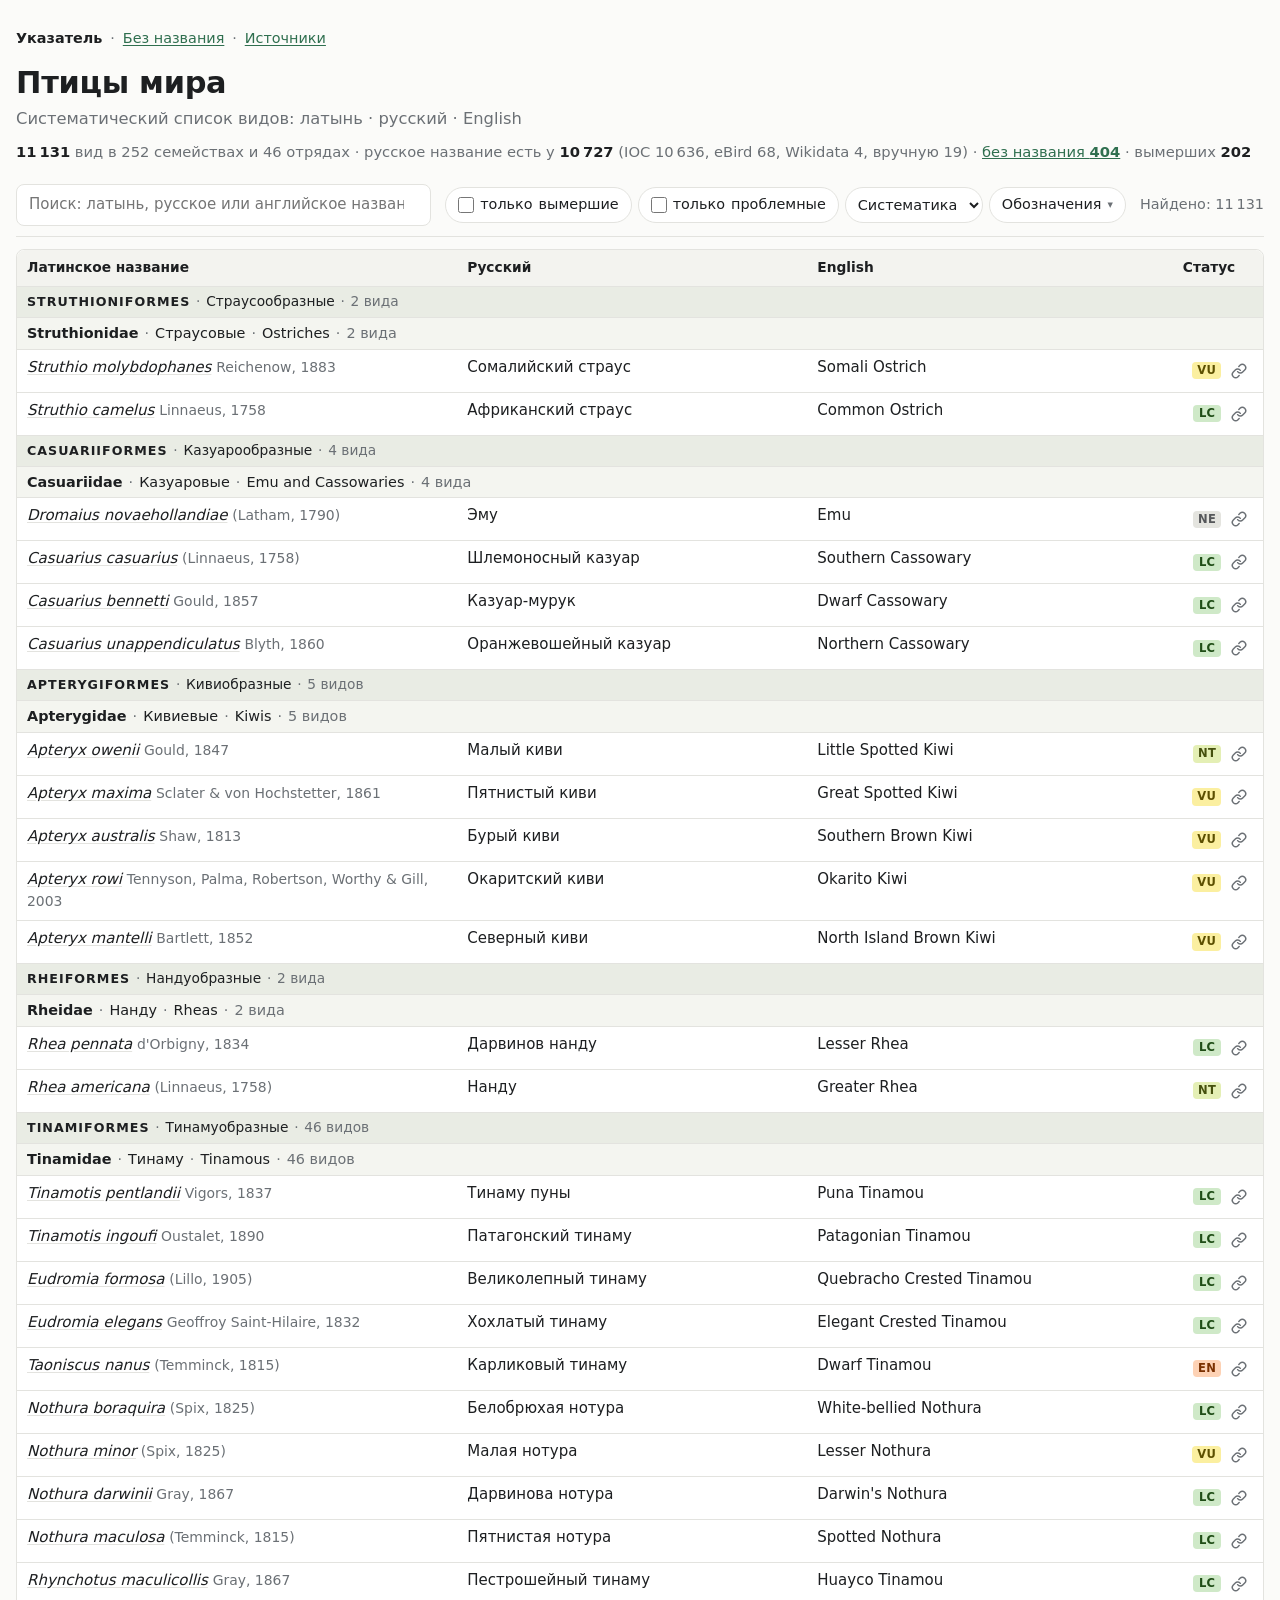
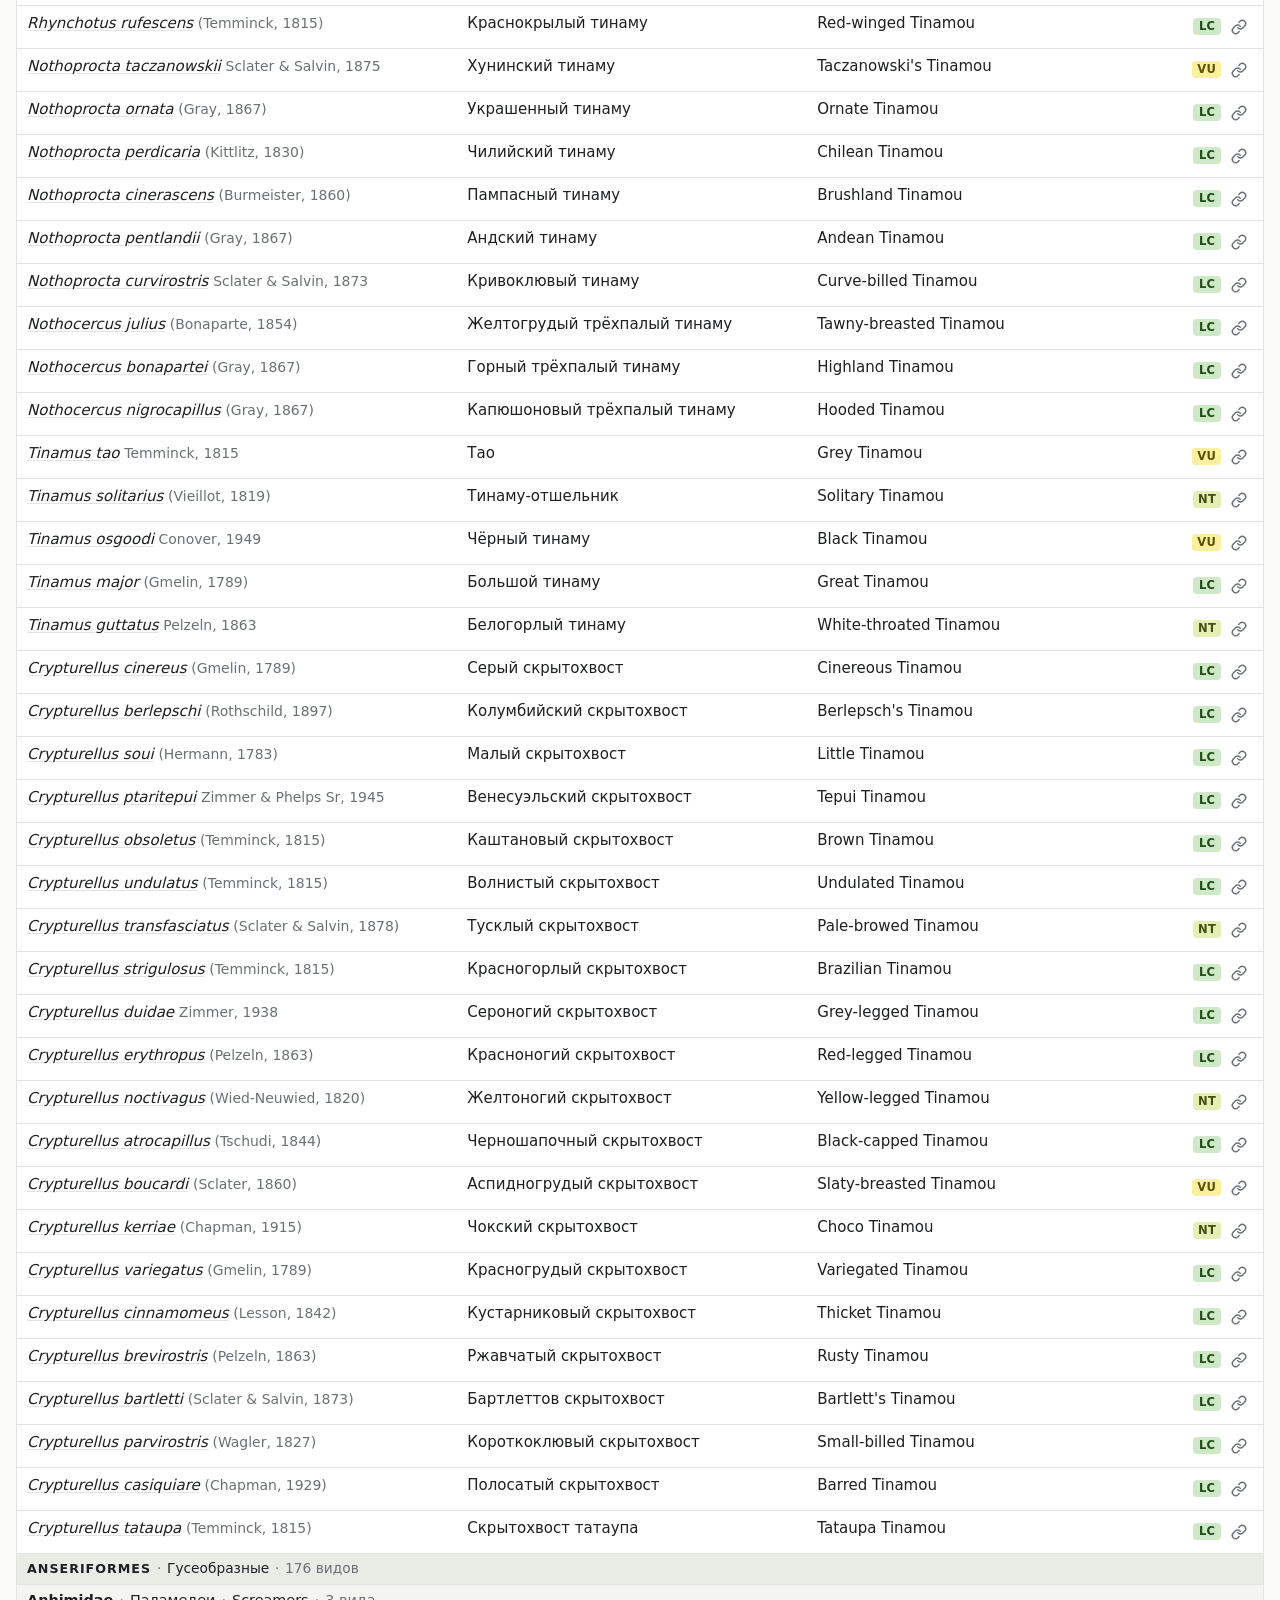
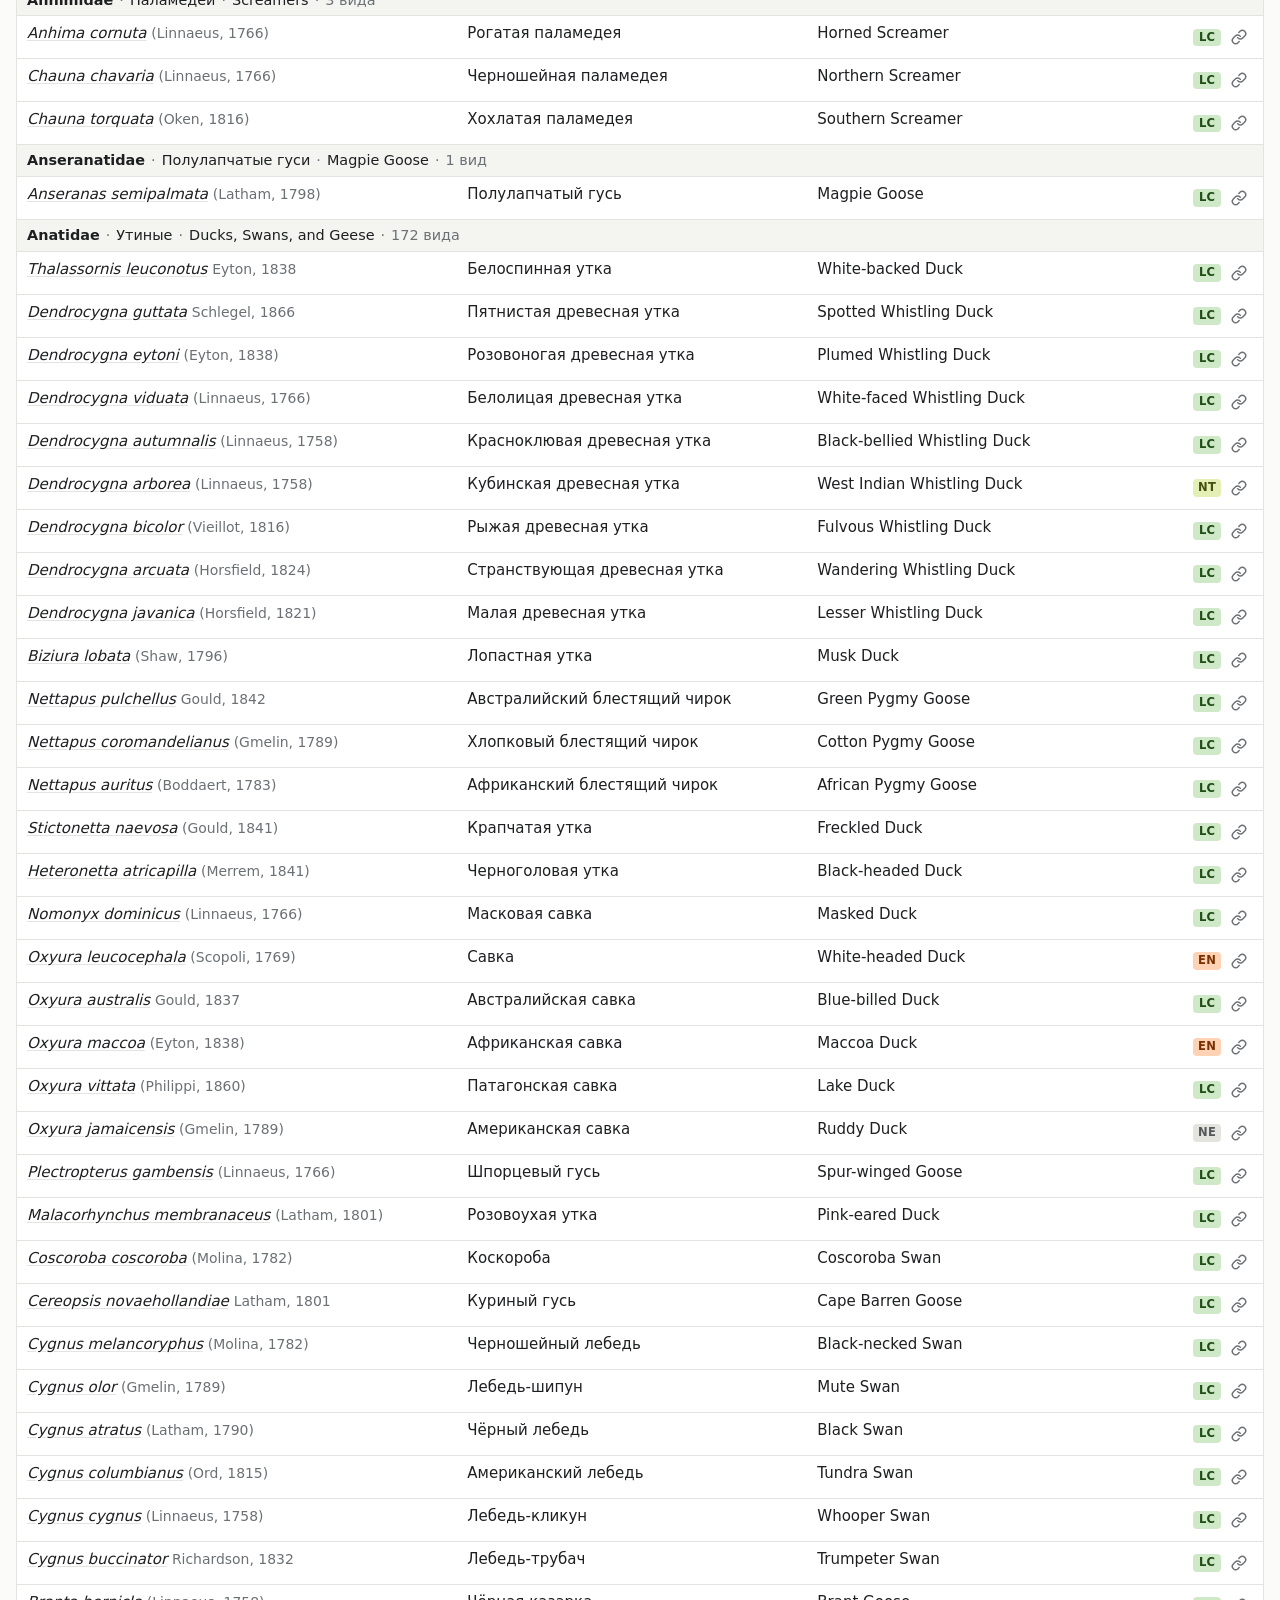
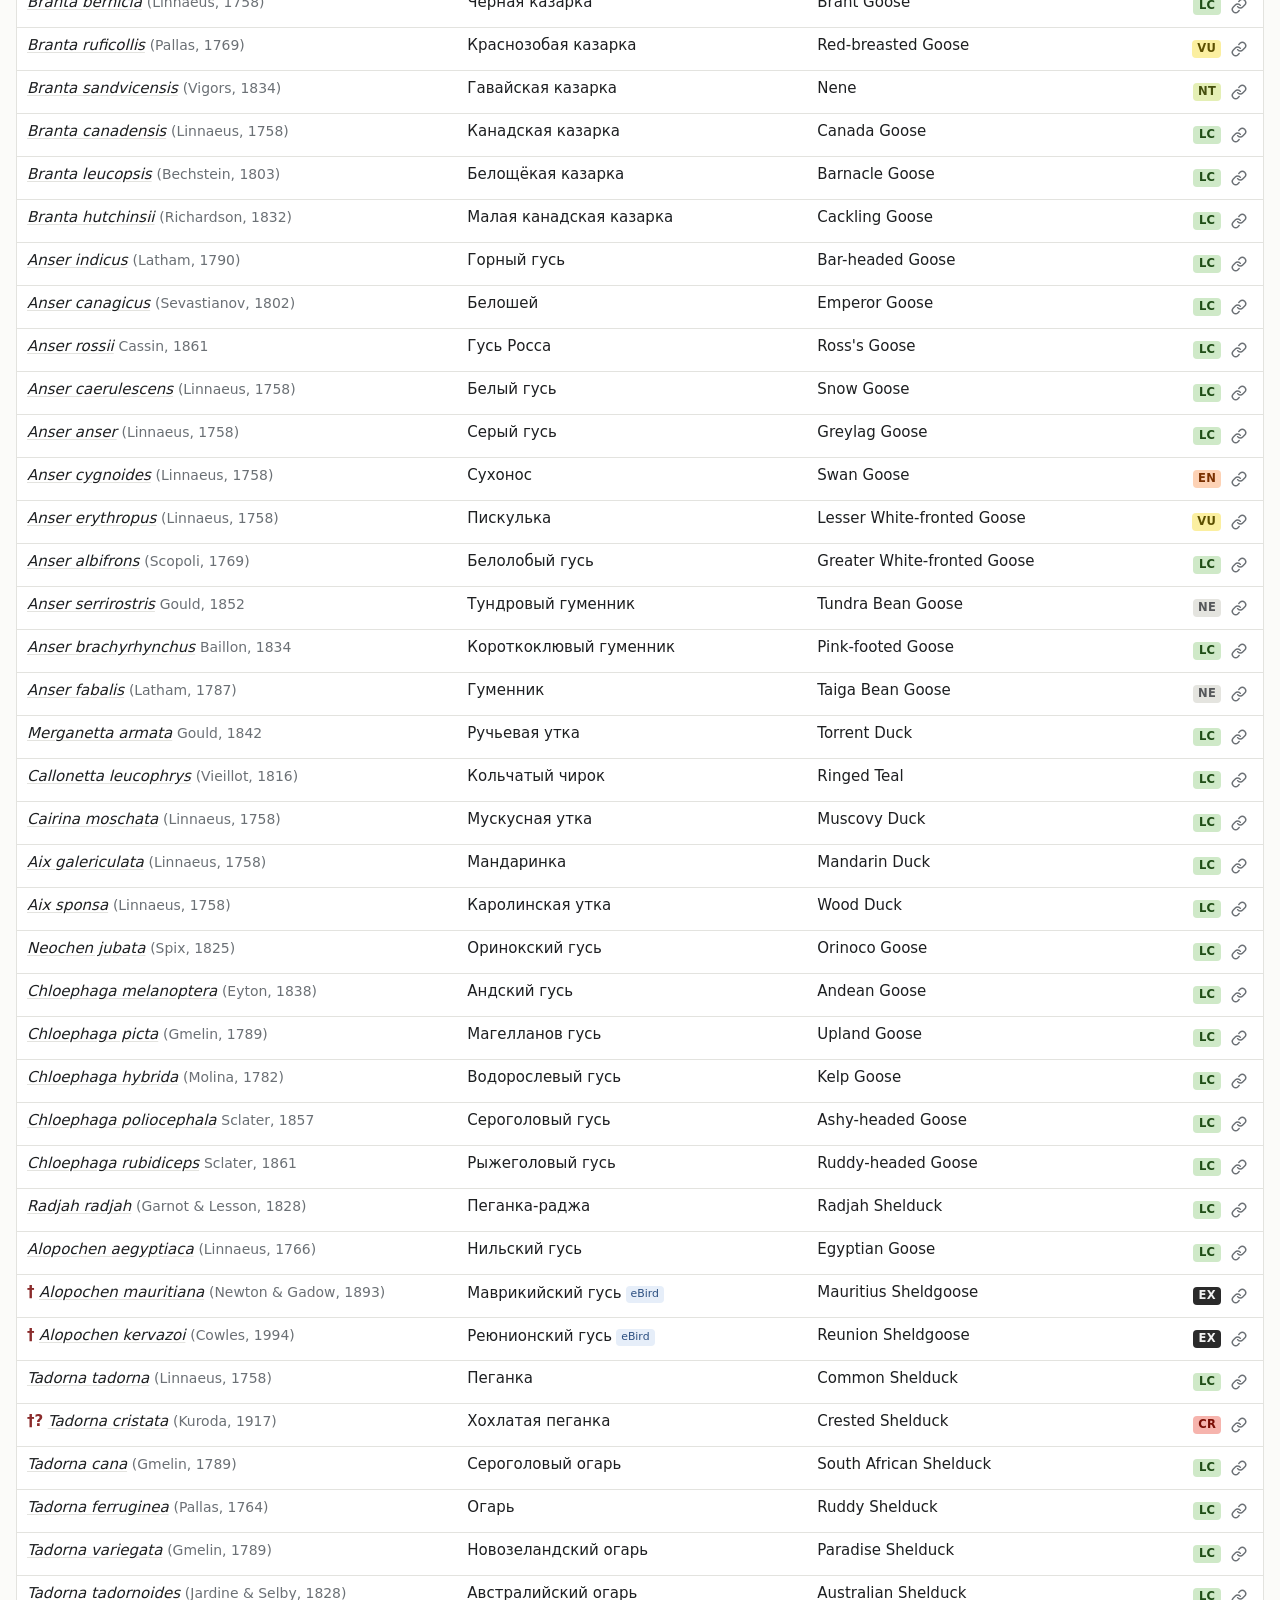
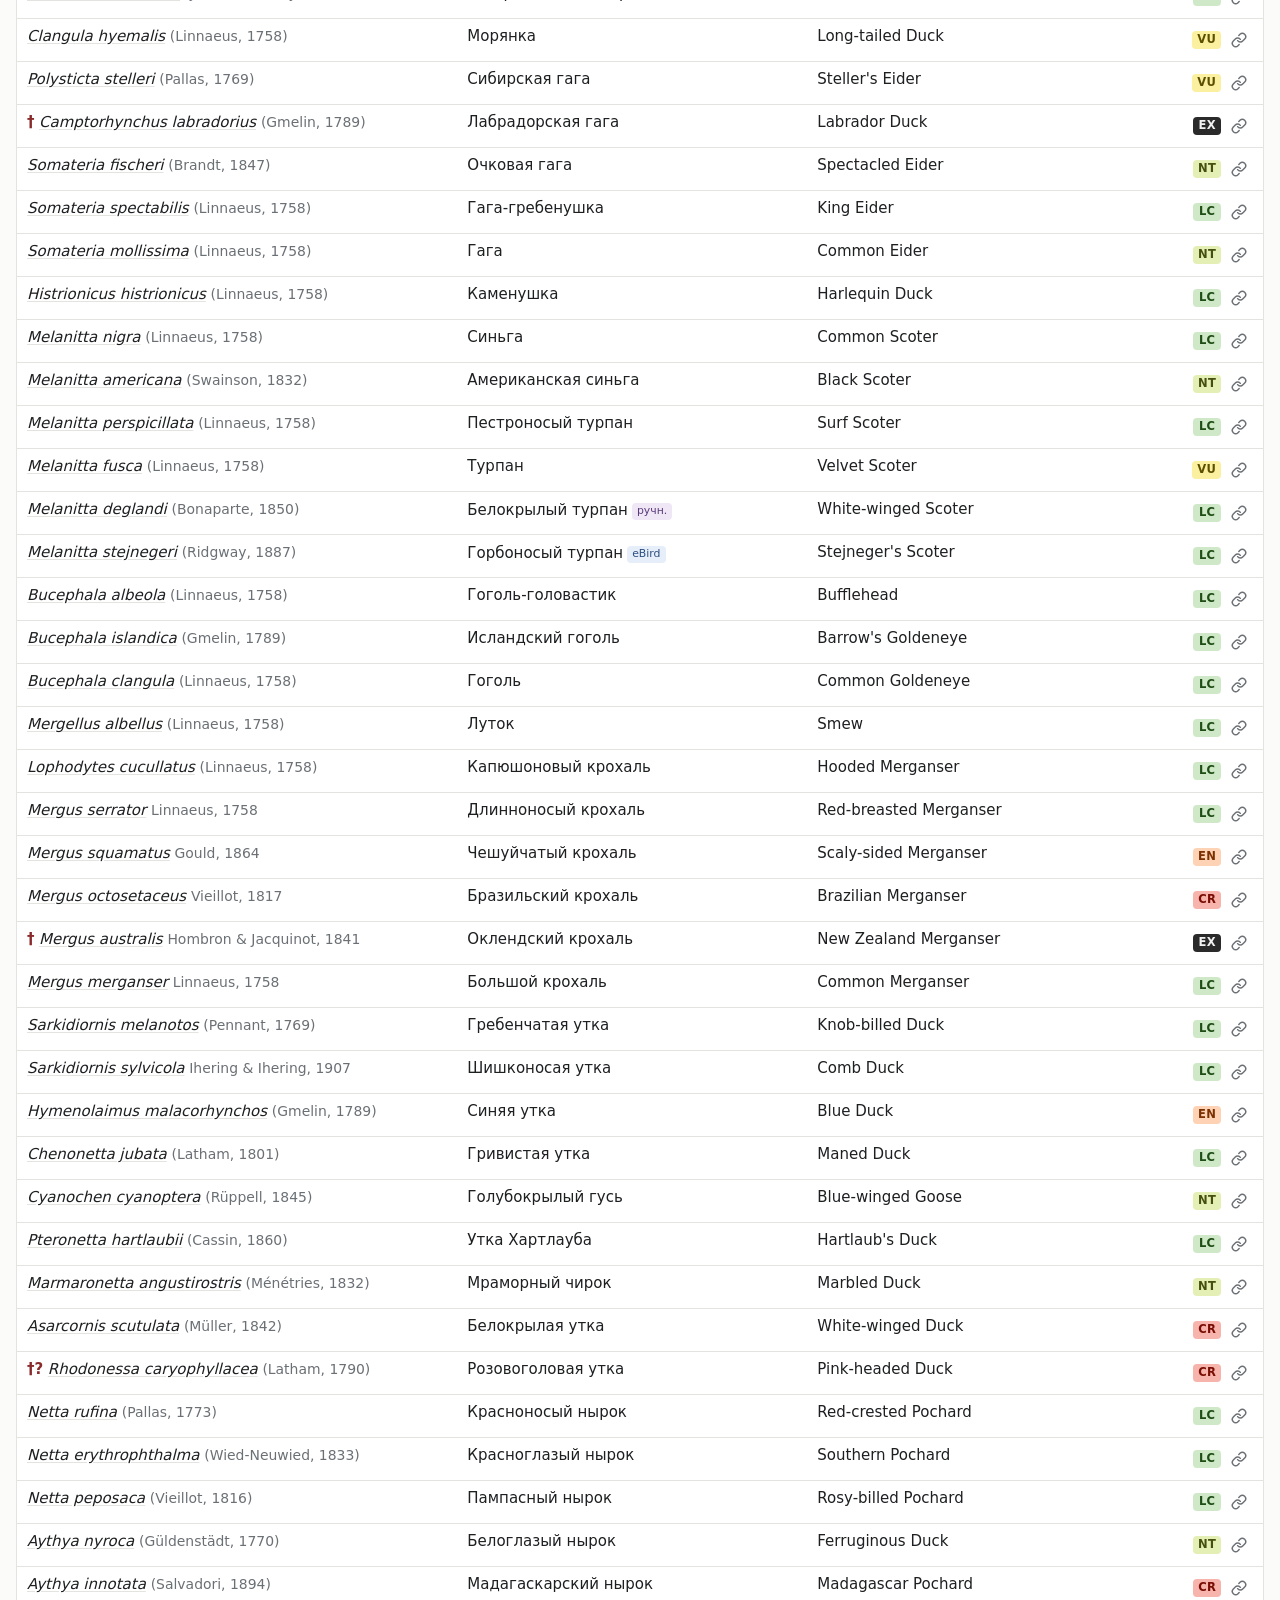
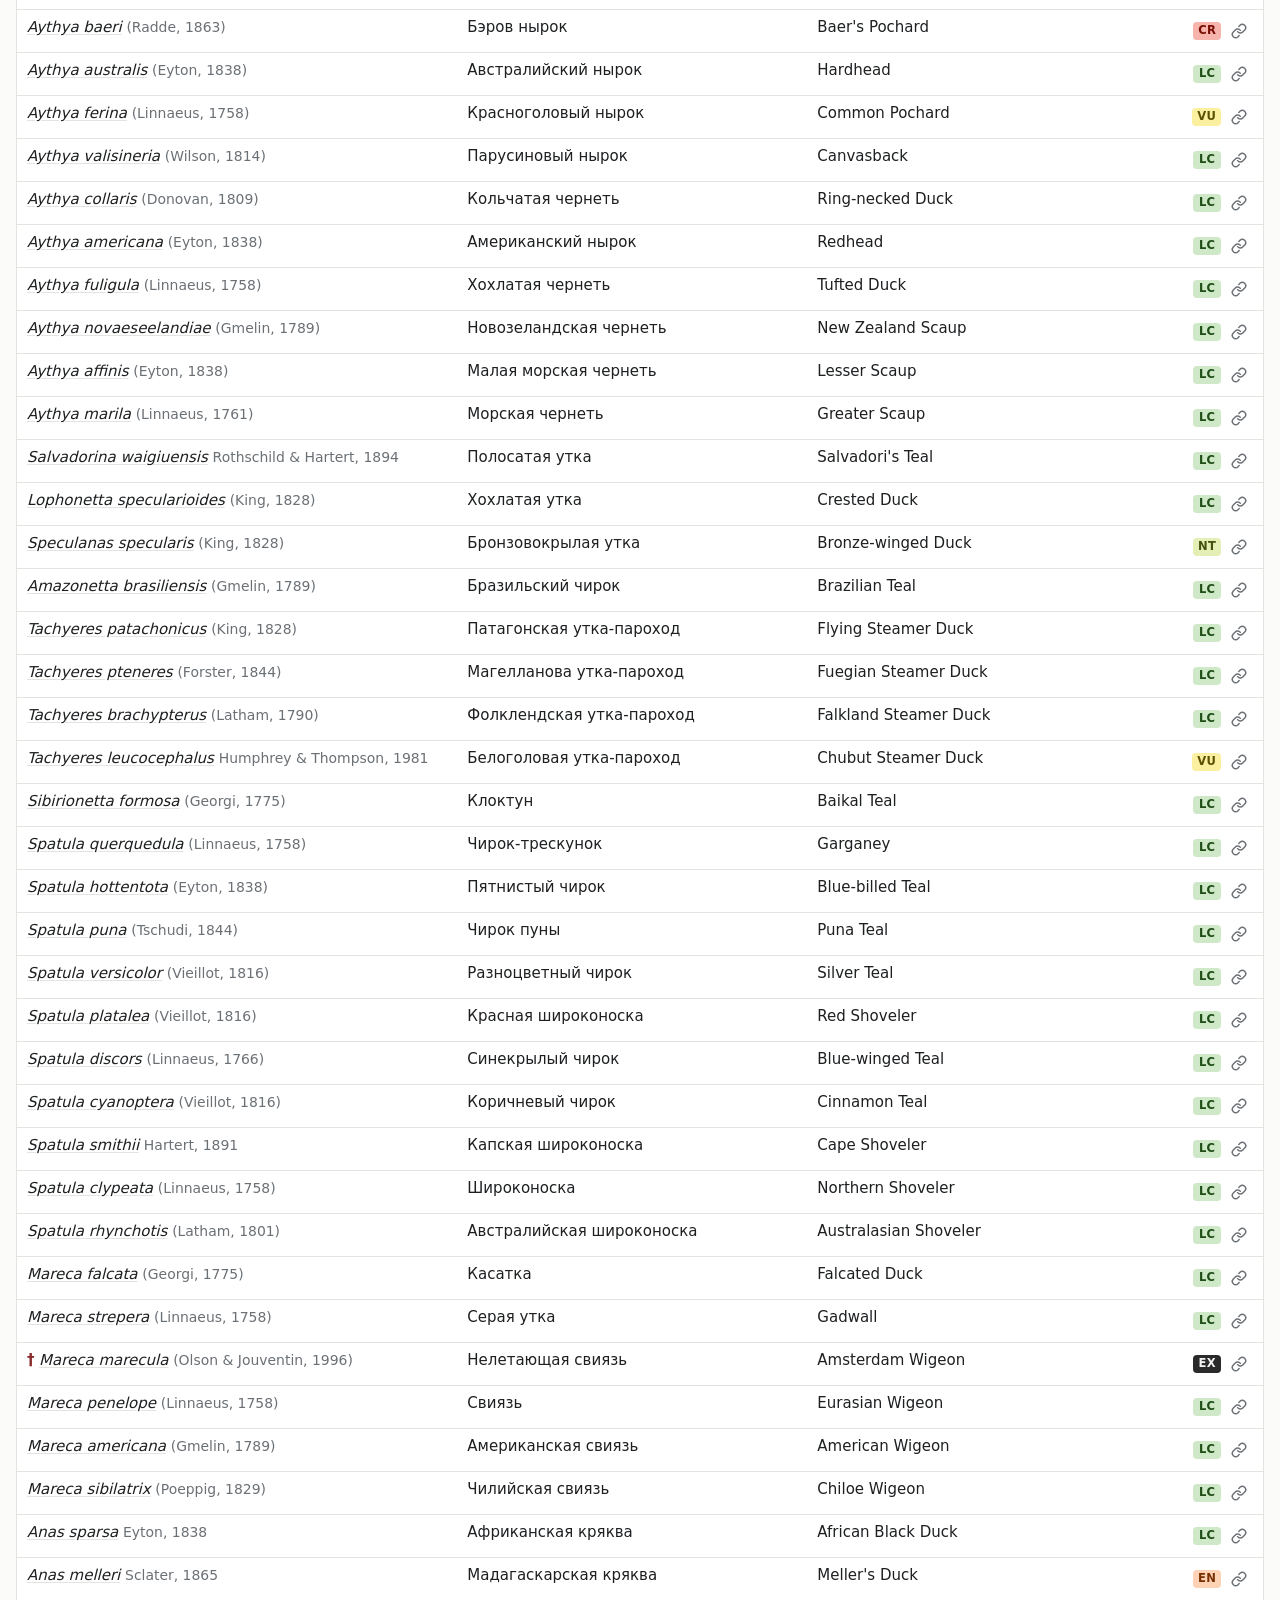
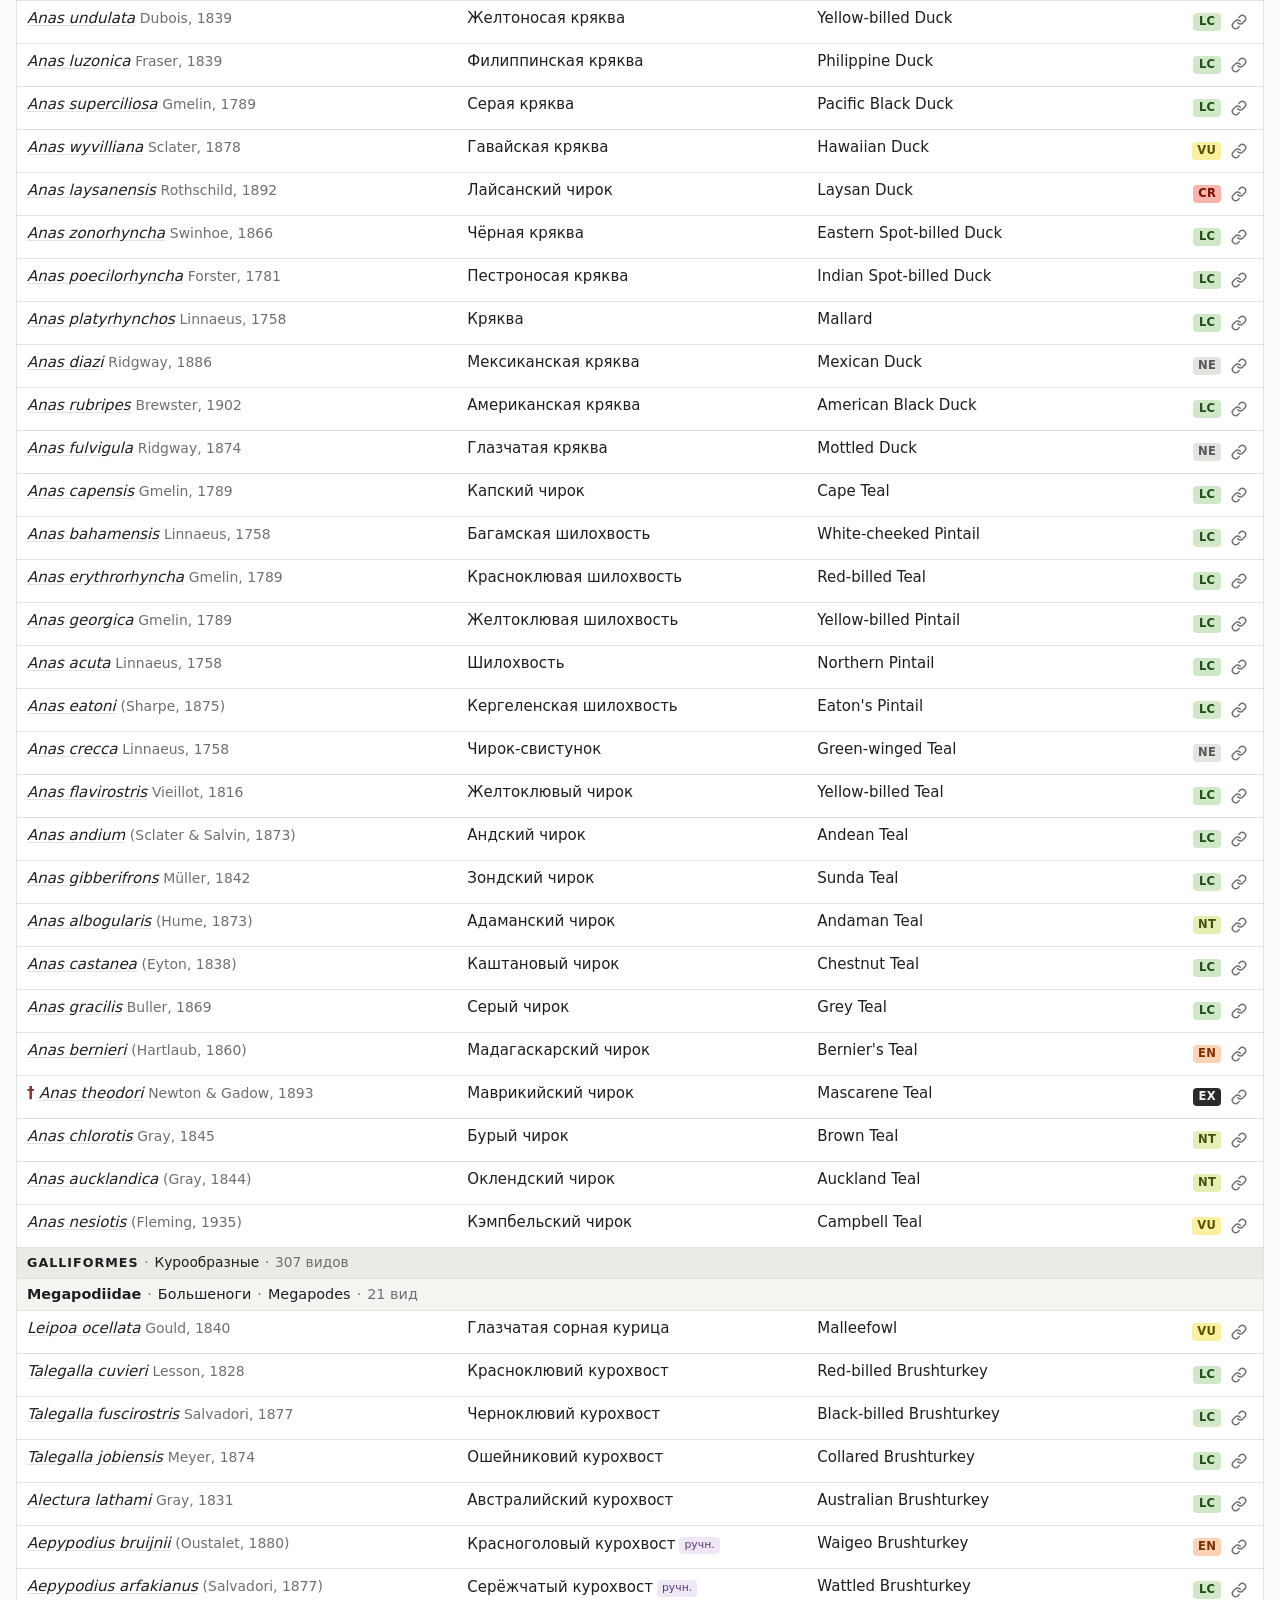
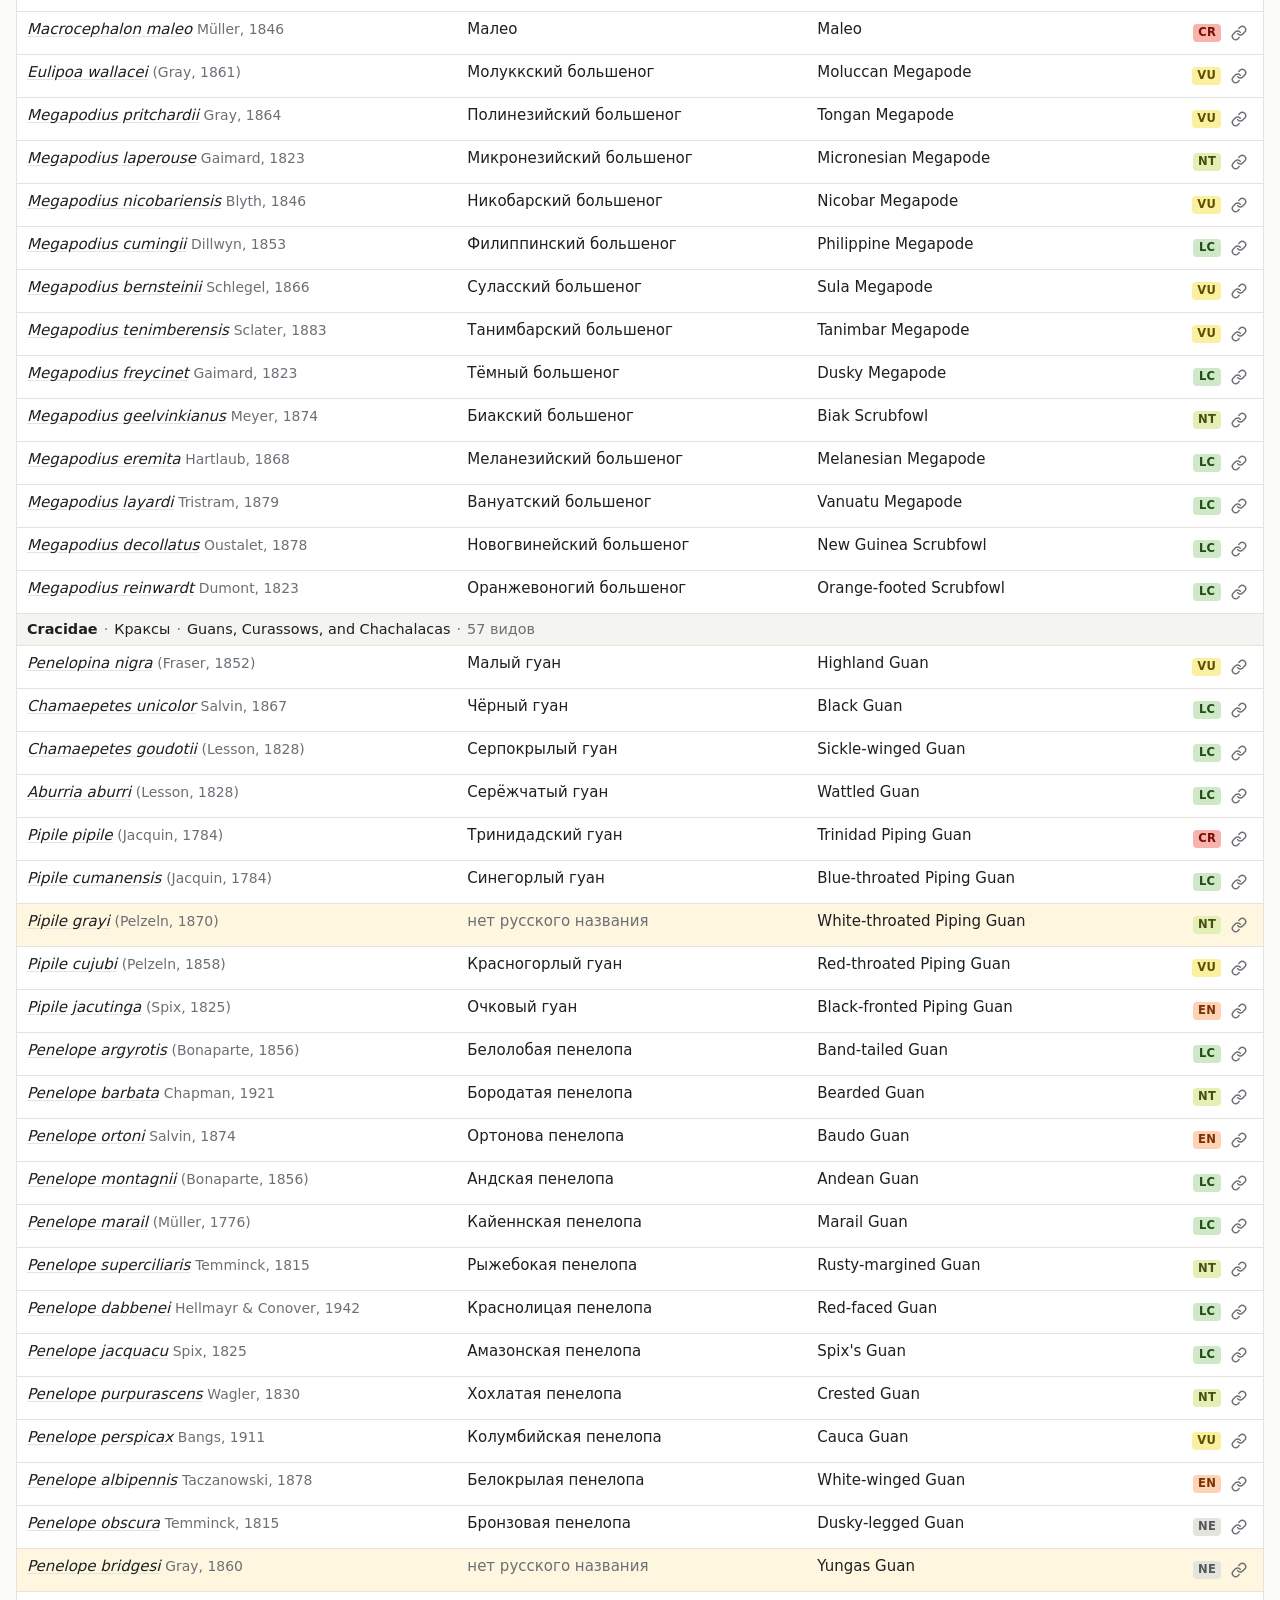
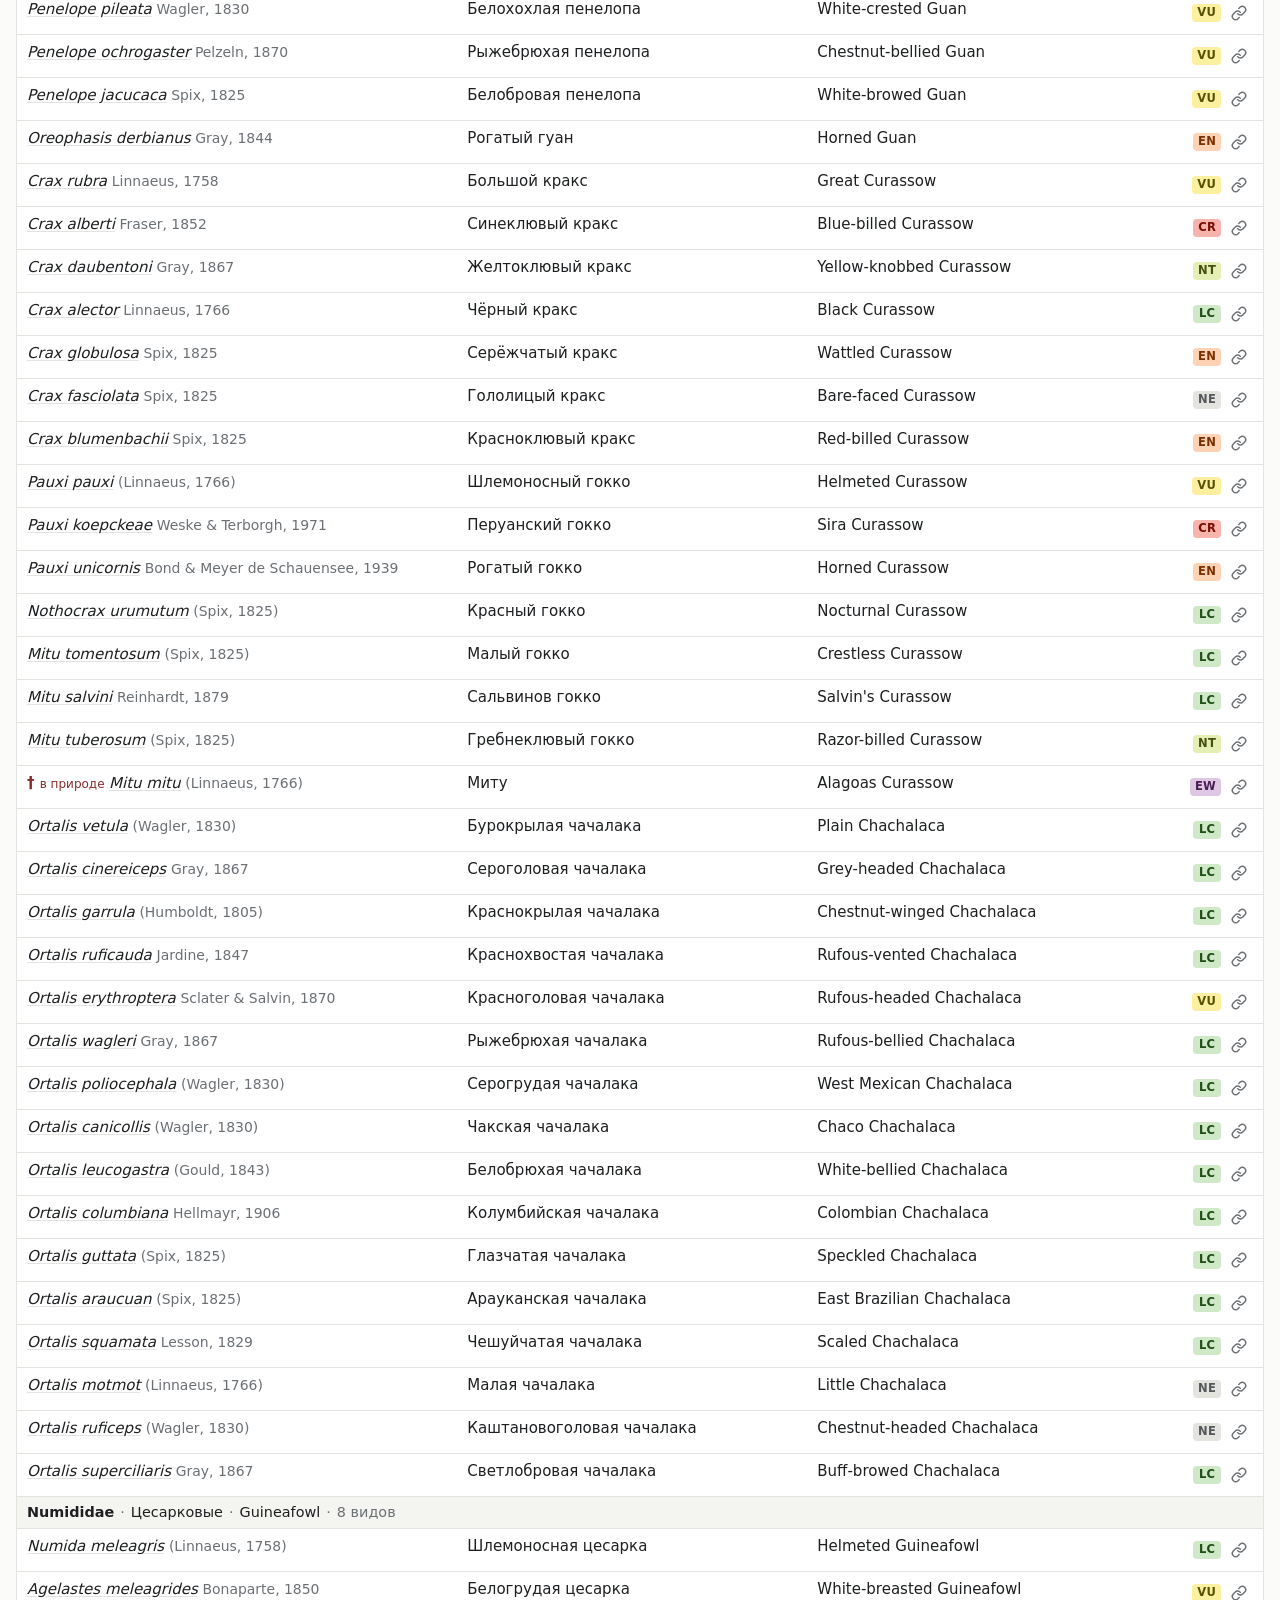
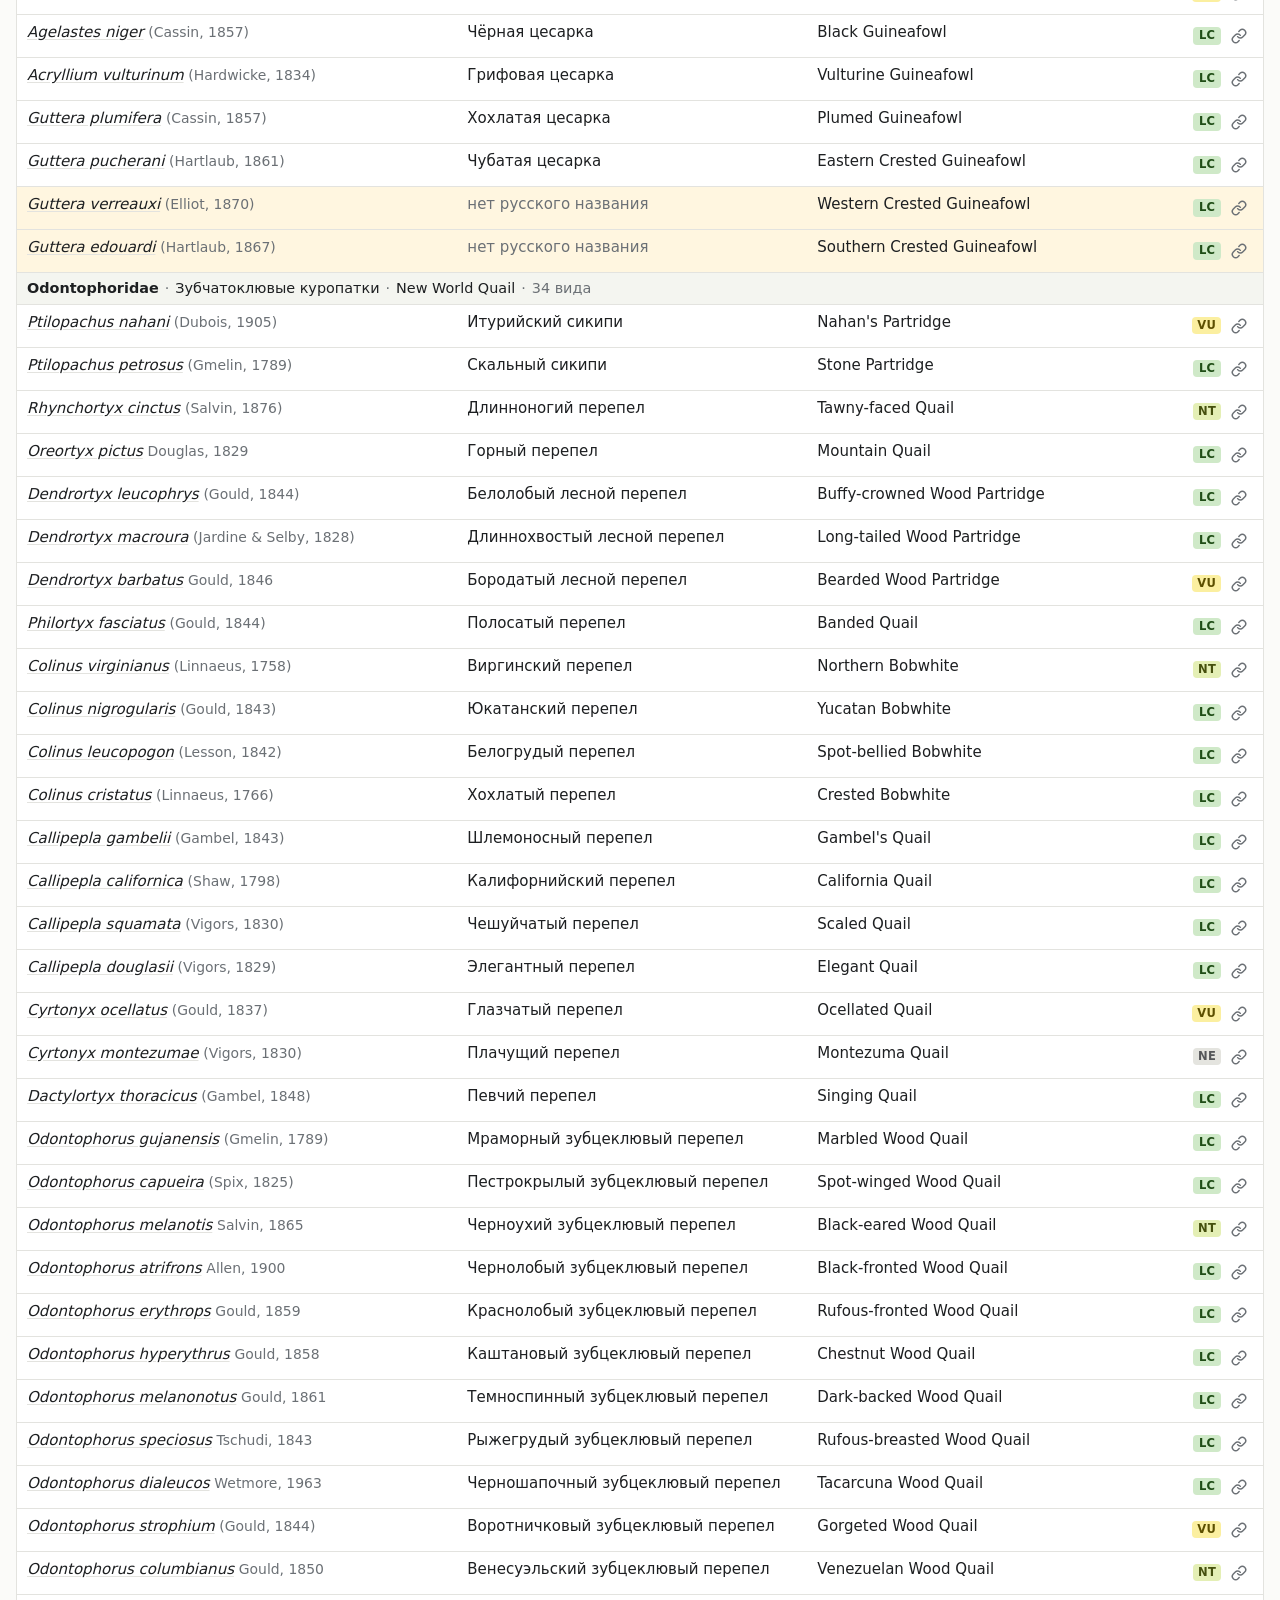
<file: docs/index.html>
<!doctype html>
<html lang="ru">
<head>
<meta charset="utf-8">
<meta name="viewport" content="width=device-width, initial-scale=1">
<title>Птицы мира</title>
<link rel="icon" href="data:,">
<meta name="description" content="Систематический список всех видов птиц мира, включая недавно вымершие: латинские, русские и английские названия.">
<link rel="stylesheet" href="style.css">
</head>
<body>
<div class="wrap">
  <header>
    <nav class="site-nav" aria-label="Разделы сайта">
      <ul>
        <li><a href="index.html" aria-current="page">Указатель</a></li>
        <li><a href="missing.html">Без названия</a></li>
        <li><a href="sources.html">Источники</a></li>
      </ul>
    </nav>
    <h1>Птицы мира</h1>
    <p class="subtitle">Систематический список видов: латынь · русский · English</p>
    <p class="summary" id="summary" aria-live="polite"></p>
  </header>

  <div class="controls" id="controls" role="search">
    <div class="search">
      <label for="q" class="visually-hidden">Поиск по латинскому, русскому или английскому названию</label>
      <input id="q" type="search" autocomplete="off" spellcheck="false"
             placeholder="Поиск: латынь, русское или английское название" disabled>
    </div>
    <div class="chips">
      <label class="chip"><input type="checkbox" id="f-extinct" disabled> <span class="lbl-long">только </span>вымершие</label>
      <label class="chip"><input type="checkbox" id="f-problem" disabled> <span class="lbl-long">только </span>проблемные</label>
      <label class="sort"><span class="visually-hidden">Порядок</span>
        <select id="sort" disabled>
          <option value="seq">Систематика</option>
          <option value="sci">Латынь А–Я</option>
          <option value="ru">Русский А–Я</option>
          <option value="en">English A–Z</option>
          <option value="status">По статусу</option>
        </select>
      </label>
      <details class="legend" id="legend">
        <summary aria-label="Обозначения"><span class="lbl">Обозначения</span></summary>
        <div class="legend-panel">
          <dl>
            <dt><span class="ext">†</span></dt><dd>вымерший вид</dd>
            <dt><span class="ext">†?</span></dt><dd>возможно вымерший</dd>
            <dt><span class="ext">† <small>в природе</small></span></dt><dd>вымерший в природе (сохранился в неволе)</dd>
            <dt><span class="badge-demo">eBird</span> <span class="badge-demo">WD</span> <span class="badge-demo manual">ручн.</span></dt>
            <dd>источник русского названия, если его нет в списке IOC: eBird/Clements, Wikidata, вручную. Нажмите на бейдж для пояснения</dd>
            <dt><span class="swatch"></span></dt><dd>строка без русского названия</dd>
            <dt><span class="iucn CR">CR</span> <span class="iucn LC">LC</span></dt>
            <dd>категория МСОП (IUCN): LC — наименьшие опасения, NT — близкий к уязвимому, VU — уязвимый, EN — вымирающий, CR — в критическом состоянии, EW — исчезнувший в природе, EX — исчезнувший, DD — недостаточно данных, NE — не оценивался; (PE) — возможно исчезнувший</dd>
            <dt><span class="ico-link" aria-hidden="true"></span></dt><dd>скопировать постоянную ссылку на вид</dd>
          </dl>
        </div>
      </details>
    </div>
    <span class="count" id="count" aria-live="polite"></span>
  </div>

  <main>
    <div id="status" class="status-msg" role="status">Загрузка данных…</div>
    <div class="table-wrap" id="table-wrap" hidden>
      <table>
        <caption class="visually-hidden">Виды птиц мира в систематическом порядке</caption>
        <thead id="thead">
          <tr>
            <th scope="col" class="c-sci" data-key="sci"><button type="button">Латинское название</button></th>
            <th scope="col" class="c-ru" data-key="ru"><button type="button">Русский</button></th>
            <th scope="col" class="c-en" data-key="en"><button type="button">English</button></th>
            <th scope="col" class="c-st" data-key="status"><button type="button">Статус</button></th>
          </tr>
        </thead>
        <tbody id="tbody"></tbody>
      </table>
    </div>
    <div class="sentinel" id="sentinel" hidden></div>
  </main>

  <footer>
    <p>Данные: AviList v2025b (таксономия, латынь, English), IOC World Bird List 15.2 по Волкову и Коблику (русские названия), запасные источники — eBird/Clements, Wikidata. Лицензии, версии и смежные ресурсы — на странице <a href="sources.html">«Источники и ссылки»</a>. <a href="missing.html">Виды без русского названия</a> — списки для проверки, с выгрузкой в CSV.</p>
    <div class="cite">
      <h2>Как цитировать</h2>
      <p id="version">Данные: AviList v2025b, IOC 15.2; сборка от 13.10.2026</p>
      <p class="ref">Волков С. В., Коблик Е. А. Птицы мира: рекомендуемые русские названия видов. Зоологический музей МГУ.</p>
      <p class="ref">AviList Core Team. AviList: The Global Avian Checklist, v2025b. <a href="https://doi.org/10.2173/avilist.v2025b" target="_blank" rel="noopener">doi:10.2173/avilist.v2025b</a></p>
      <p class="ref">Gill F., Donsker D., Rasmussen P. (eds). IOC World Bird List (v15.2). <a href="https://doi.org/10.14344/IOC.ML.15.2" target="_blank" rel="noopener">doi:10.14344/IOC.ML.15.2</a></p>
    </div>
    <p>Исходный код и данные: <a href="https://github.com/fastasturtle/birds-index" target="_blank" rel="noopener">github.com/fastasturtle/birds-index</a></p>
  </footer>
</div>
<div class="toast" id="toast" role="status" aria-live="polite" hidden></div>

<script>
(function () {
  'use strict';

  var CHUNK = 300;
  var NNBSP = ' '; // narrow no-break space
  var COLS = 4;

  var el = {
    summary: document.getElementById('summary'),
    controls: document.getElementById('controls'),
    q: document.getElementById('q'),
    fExtinct: document.getElementById('f-extinct'),
    fProblem: document.getElementById('f-problem'),
    sort: document.getElementById('sort'),
    legend: document.getElementById('legend'),
    count: document.getElementById('count'),
    status: document.getElementById('status'),
    wrap: document.getElementById('table-wrap'),
    thead: document.getElementById('thead'),
    tbody: document.getElementById('tbody'),
    sentinel: document.getElementById('sentinel'),
    version: document.getElementById('version'),
    toast: document.getElementById('toast'),
    ths: Array.prototype.slice.call(document.querySelectorAll('thead th[data-key]'))
  };

  var data = [];
  var byId = Object.create(null);
  var taxa = { orders: Object.create(null), families: Object.create(null) };
  var totals = { o: Object.create(null), f: Object.create(null) };
  var groupSeq = { o: Object.create(null), f: Object.create(null) };
  var items = [];      // records and group-header objects, in display order
  var rendered = 0;
  var terms = [];
  var filtered = false;
  var sortKey = 'seq';
  var sortDir = 1;
  var hitRow = null;
  var collator = new Intl.Collator(['ru', 'en'], { sensitivity: 'base', numeric: true });

  function fmt(n) { return String(n).replace(/\B(?=(\d{3})+(?!\d))/g, NNBSP); }
  function plural(n, one, few, many) {
    var m10 = n % 10, m100 = n % 100;
    if (m10 === 1 && m100 !== 11) return one;
    if (m10 >= 2 && m10 <= 4 && (m100 < 12 || m100 > 14)) return few;
    return many;
  }
  function vidov(n) { return fmt(n) + ' ' + plural(n, 'вид', 'вида', 'видов'); }
  function esc(s) {
    return String(s).replace(/[&<>"']/g, function (c) {
      return c === '&' ? '&amp;' : c === '<' ? '&lt;' : c === '>' ? '&gt;' : c === '"' ? '&quot;' : '&#39;';
    });
  }
  function norm(s) { return String(s).toLowerCase().replace(/ё/g, 'е'); }

  var EXT = {
    extinct: { html: '†', title: 'Вымерший', rank: 3 },
    possibly_extinct: { html: '†?', title: 'Возможно вымерший', rank: 1 },
    extinct_in_wild: { html: '† <small>в природе</small>', title: 'Вымерший в природе', rank: 2 }
  };
  var SRC_BADGE = {
    ebird: { label: 'eBird', cls: '', title: 'Русское название взято из eBird/Clements: в списке IOC его нет' },
    wikidata: { label: 'WD', cls: '', title: 'Русское название взято из Wikidata: в списке IOC его нет' },
    manual: { label: 'ручн.', cls: ' manual', title: 'Русское название добавлено вручную' }
  };
  var IUCN = {
    LC: 'наименьшие опасения', NT: 'близкий к уязвимому положению', VU: 'уязвимый', EN: 'вымирающий',
    CR: 'в критическом состоянии', EW: 'исчезнувший в природе', EX: 'исчезнувший',
    DD: 'недостаточно данных', NE: 'не оценивался'
  };

  /* ---------- preparation ---------- */
  function prepare(list) {
    for (var i = 0; i < list.length; i++) {
      var r = list[i];
      var fk = r.order + '|' + r.family;
      r._fk = fk;
      r._n = [r.sci ? norm(r.sci) : '', r.ru ? norm(r.ru) : '', r.en ? norm(r.en) : ''];
      r._w = ' ' + r._n.join(' ').replace(/[-‐–—()]/g, ' ');
      r._h = r._n.join('\n') + '\n' + norm([r.family, r.family_en, r.order].filter(Boolean).join('\n'));
      r._x = r.extinct ? EXT[r.extinct] || null : null;
      r._a = r.auth != null ? r.auth : r.authority;
      if (r.id) byId[r.id] = r;
      totals.o[r.order] = (totals.o[r.order] || 0) + 1;
      totals.f[fk] = (totals.f[fk] || 0) + 1;
      if (!(r.order in groupSeq.o)) groupSeq.o[r.order] = r.seq;
      if (!(fk in groupSeq.f)) groupSeq.f[fk] = r.seq;
    }
  }

  function loadTaxa(json) {
    if (!json || typeof json !== 'object') return;
    (json.orders || []).forEach(function (o) { if (o && o.sci) taxa.orders[o.sci] = o; });
    (json.families || []).forEach(function (f) { if (f && f.sci) taxa.families[f.sci] = f; });
    var gen = json.generated || (json.meta && json.meta.generated);
    if (gen) {
      var d = new Date(gen);
      var s = isNaN(d) ? String(gen)
        : ('0' + d.getDate()).slice(-2) + '.' + ('0' + (d.getMonth() + 1)).slice(-2) + '.' + d.getFullYear();
      el.version.textContent = 'Данные: AviList v2025b, IOC 15.2; сборка от ' + s;
    }
  }

  function renderSummary() {
    var total = data.length, src = { ioc: 0, ebird: 0, wikidata: 0, manual: 0 }, withRu = 0, ext = 0;
    for (var i = 0; i < total; i++) {
      var r = data[i];
      if (r.ru) { withRu++; if (r.ru_source && src.hasOwnProperty(r.ru_source)) src[r.ru_source]++; }
      if (r.extinct) ext++;
    }
    var nO = Object.keys(totals.o).length, nF = Object.keys(totals.f).length;
    el.summary.innerHTML =
      '<span class="sum-full"><b>' + fmt(total) + '</b> ' + plural(total, 'вид', 'вида', 'видов') +
      ' в ' + fmt(nF) + ' ' + plural(nF, 'семействе', 'семействах', 'семействах') +
      ' и ' + fmt(nO) + ' ' + plural(nO, 'отряде', 'отрядах', 'отрядах') +
      ' · русское название есть у <b>' + fmt(withRu) + '</b>' +
      ' (IOC ' + fmt(src.ioc) + ', eBird ' + fmt(src.ebird) + ', Wikidata ' + fmt(src.wikidata) +
      ', вручную ' + fmt(src.manual) + ')' +
      ' · <a href="missing.html">без названия <b>' + fmt(total - withRu) + '</b></a>' +
      ' · вымерших <b>' + fmt(ext) + '</b></span>' +
      '<span class="sum-short"><b>' + fmt(total) + '</b> ' + plural(total, 'вид', 'вида', 'видов') +
      ' · <a href="missing.html">без рус. назв. <b>' + fmt(total - withRu) + '</b></a> · вымерших <b>' + fmt(ext) + '</b></span>';
  }

  /* ---------- sorting & ranking ---------- */
  function cmpStr(a, b) {
    if (!a && !b) return 0;   // nulls always last regardless of direction
    if (!a) return 2;
    if (!b) return -2;
    return collator.compare(a, b);
  }
  function sorter(key, dir) {
    return function (a, b) {
      var c = 0;
      switch (key) {
        case 'sci': case 'en': case 'ru':
          c = cmpStr(a[key], b[key]); if (Math.abs(c) !== 2) c *= dir; break;
        case 'status':
          c = ((a._x ? a._x.rank : 0) - (b._x ? b._x.rank : 0)) * dir;
          if (!c) { c = cmpStr(a.iucn, b.iucn); if (Math.abs(c) !== 2) c *= dir; }
          break;
      }
      return c || (a.seq - b.seq);
    };
  }
  // 0: a name starts with the whole query; 1: every term starts a word; 2: substring only
  function rank(r, q) {
    for (var i = 0; i < 3; i++) if (r._n[i] && r._n[i].lastIndexOf(q, 0) === 0) return 0;
    for (var t = 0; t < terms.length; t++) if (r._w.indexOf(' ' + terms[t]) === -1) return 2;
    return 1;
  }

  /* ---------- rendering ---------- */
  function hl(s) {
    if (!s) return '';
    if (!terms.length) return esc(s);
    var n = norm(s);
    if (n.length !== s.length) return esc(s);
    var iv = [];
    terms.forEach(function (t) {
      var p = n.indexOf(t);
      while (p !== -1) { iv.push([p, p + t.length]); p = n.indexOf(t, p + t.length); }
    });
    if (!iv.length) return esc(s);
    iv.sort(function (a, b) { return a[0] - b[0]; });
    var out = '', pos = 0, cur = iv[0].slice();
    for (var i = 1; i <= iv.length; i++) {
      if (i < iv.length && iv[i][0] <= cur[1]) { cur[1] = Math.max(cur[1], iv[i][1]); continue; }
      out += esc(s.slice(pos, cur[0])) + '<mark>' + esc(s.slice(cur[0], cur[1])) + '</mark>';
      pos = cur[1];
      if (i < iv.length) cur = iv[i].slice();
    }
    return out + esc(s.slice(pos));
  }

  function countLabel(n, total) {
    if (!filtered || n === total) return vidov(total);
    return fmt(n) + ' из ' + fmt(total);
  }
  function groupHtml(g) {
    var h, sep = ' <span class="g-sep" aria-hidden="true">·</span> ';
    if (g.t === 'o') {
      var o = taxa.orders[g.sci];
      h = '<tr class="grp grp-o"><th colspan="' + COLS + '" scope="colgroup">' +
        '<span class="o-lat" lang="la">' + esc(g.sci) + '</span>' +
        (o && o.ru ? sep + '<span class="g-ru">' + esc(o.ru) + '</span>' : '') +
        sep + '<span class="g-n">' + countLabel(g.n, totals.o[g.sci]) + '</span></th></tr>';
    } else {
      var f = taxa.families[g.sci];
      var en = (f && f.en) || g.en;
      h = '<tr class="grp grp-f"><th colspan="' + COLS + '" scope="colgroup">' +
        '<span class="f-lat" lang="la">' + esc(g.sci) + '</span>' +
        (f && f.ru ? sep + '<span class="g-ru">' + esc(f.ru) + '</span>' : '') +
        (en ? sep + '<span lang="en">' + esc(en) + '</span>' : '') +
        sep + '<span class="g-n">' + countLabel(g.n, totals.f[g.key]) + '</span></th></tr>';
    }
    return h;
  }

  function rowHtml(r) {
    var x = r._x;
    var mark = x ? '<abbr class="ext" title="' + x.title + '">' + x.html + '</abbr>' : '';
    var h = '<tr class="sp' + (r.ru ? '' : ' missing') + '"' + (r.id ? ' id="' + esc(r.id) + '"' : '') + '>';

    var sci = hl(r.sci || '');
    sci = r.id
      ? '<a class="sci" lang="la" href="https://avibase.bsc-eoc.org/species.jsp?avibaseid=' +
        encodeURIComponent(r.id.replace(/^avibase-/, '')) + '" target="_blank" rel="noopener">' + sci + '</a>'
      : '<span class="sci" lang="la">' + sci + '</span>';
    h += '<td class="c-sci">' + (mark ? '<span class="d-only">' + mark + '</span>' : '') + sci +
      (r._a ? ' <span class="auth">' + esc(r._a) + '</span>' : '') + '</td>';

    if (r.ru) {
      var b = r.ru_source && SRC_BADGE[r.ru_source];
      h += '<td class="c-ru">' + hl(r.ru) +
        (b ? '<details class="src' + b.cls + '"><summary title="' + b.title + '">' + b.label +
          '</summary><span class="pop" role="note">' + b.title + '</span></details>' : '') + '</td>';
    } else {
      h += '<td class="c-ru"><span class="muted">нет русского названия</span></td>';
    }

    h += '<td class="c-en" lang="en">' + hl(r.en || '') + '</td>';

    var iu = r.iucn ? String(r.iucn) : '';
    var cat = iu.slice(0, 2);
    h += '<td class="c-st">' + (mark ? '<span class="m-only">' + mark + '</span>' : '') +
      (iu ? '<abbr class="iucn ' + esc(cat) + '" title="МСОП: ' + esc(iu) + (IUCN[cat] ? ' — ' + IUCN[cat] : '') +
        '">' + esc(iu) + '</abbr>' : '') +
      (r.id ? '<button type="button" class="plink" data-id="' + esc(r.id) + '" aria-label="Скопировать ссылку на ' +
        esc(r.sci || 'вид') + '" title="Скопировать ссылку"><i aria-hidden="true"></i></button>' : '') +
      '</td>';
    return h + '</tr>';
  }

  function renderChunk(upto) {
    var end = Math.min(Math.max(rendered + CHUNK, upto || 0), items.length);
    if (end <= rendered) return;
    var parts = [];
    for (var i = rendered; i < end; i++) {
      var it = items[i];
      parts.push(it.t ? groupHtml(it) : rowHtml(it));
    }
    el.tbody.insertAdjacentHTML('beforeend', parts.join(''));
    rendered = end;
    if (rendered === CHUNK || rendered === end) measure();
    var left = items.length - rendered;
    el.sentinel.hidden = left <= 0;
    if (left > 0) el.sentinel.textContent = 'Загрузка следующих строк…';
  }
  function sentinelNear() {
    return !el.sentinel.hidden && el.sentinel.getBoundingClientRect().top < window.innerHeight + 1500;
  }
  var filling = false;
  function fill() {
    if (filling) return;
    filling = true;
    var guard = 0;
    while (rendered < items.length && sentinelNear() && guard++ < 10) renderChunk();
    filling = false;
    if (rendered < items.length && sentinelNear()) requestAnimationFrame(fill);
  }
  if ('IntersectionObserver' in window) {
    new IntersectionObserver(function (en) {
      if (en.some(function (e) { return e.isIntersecting; })) fill();
    }, { rootMargin: '0px 0px 1500px 0px' }).observe(el.sentinel);
  }
  window.addEventListener('scroll', function () { if (sentinelNear()) fill(); }, { passive: true });

  // sticky offsets depend on the real heights of the controls, thead and order header
  function measure() {
    var root = document.documentElement.style;
    root.setProperty('--ctl-h', el.controls.offsetHeight + 'px');
    root.setProperty('--thead-h', el.thead.offsetHeight + 'px');
    var oh = el.tbody.querySelector('tr.grp-o');
    if (oh && oh.offsetHeight) root.setProperty('--oh-h', oh.offsetHeight + 'px');
  }
  if ('ResizeObserver' in window) new ResizeObserver(measure).observe(el.controls);
  window.addEventListener('resize', measure);

  /* ---------- filtering ---------- */
  function apply(keepHash) {
    var raw = el.q.value.trim();
    var q = norm(raw).replace(/\s+/g, ' ');
    terms = q.split(' ').filter(Boolean);
    var onlyExt = el.fExtinct.checked, onlyProb = el.fProblem.checked;
    filtered = !!(terms.length || onlyExt || onlyProb);
    var out = [];
    for (var i = 0; i < data.length; i++) {
      var r = data[i];
      if (onlyExt && !r.extinct) continue;
      if (onlyProb && r.ru_status === 'ok') continue;
      var ok = true;
      for (var t = 0; t < terms.length; t++) {
        if (r._h.indexOf(terms[t]) === -1) { ok = false; break; }
      }
      if (ok) out.push(r);
    }

    var grouped = sortKey === 'seq';
    if (!grouped) {
      out.sort(sorter(sortKey, sortDir));
      items = out;
    } else {
      if (terms.length) {
        // groups ordered by their best match, so prefix hits come first without breaking the hierarchy
        var bo = Object.create(null), bf = Object.create(null);
        out.forEach(function (r) {
          var k = rank(r, q); r._r = k;
          if (!(r.order in bo) || k < bo[r.order]) bo[r.order] = k;
          if (!(r._fk in bf) || k < bf[r._fk]) bf[r._fk] = k;
        });
        out.sort(function (a, b) {
          return (bo[a.order] - bo[b.order]) || (groupSeq.o[a.order] - groupSeq.o[b.order]) ||
            (bf[a._fk] - bf[b._fk]) || (groupSeq.f[a._fk] - groupSeq.f[b._fk]) ||
            (a._r - b._r) || (a.seq - b.seq);
        });
      }
      items = buildGroups(out);
    }

    rendered = 0;
    el.tbody.textContent = '';
    el.count.textContent = 'Найдено: ' + fmt(out.length);
    if (!out.length) {
      el.tbody.innerHTML = '<tr class="empty"><td colspan="' + COLS +
        '" class="muted" style="text-align:center;padding:24px">Ничего не найдено</td></tr>';
      el.sentinel.hidden = true;
    } else {
      renderChunk();
    }
    if (!keepHash) {
      // user changed the query: bring the top of the results into view if we were scrolled past it
      var top = el.wrap.getBoundingClientRect().top + window.scrollY - el.controls.offsetHeight;
      if (window.scrollY > top) window.scrollTo(0, top);
    }
    if (out.length) fill();
    syncUrl(keepHash);
  }

  function buildGroups(list) {
    var oc = Object.create(null), fc = Object.create(null), i, r;
    for (i = 0; i < list.length; i++) {
      r = list[i];
      oc[r.order] = (oc[r.order] || 0) + 1;
      fc[r._fk] = (fc[r._fk] || 0) + 1;
    }
    var res = [], lastO = null, lastF = null;
    for (i = 0; i < list.length; i++) {
      r = list[i];
      if (r.order !== lastO) { res.push({ t: 'o', sci: r.order, n: oc[r.order] }); lastO = r.order; lastF = null; }
      if (r._fk !== lastF) {
        res.push({ t: 'f', sci: r.family, key: r._fk, en: r.family_en, n: fc[r._fk] });
        lastF = r._fk;
      }
      res.push(r);
    }
    return res;
  }

  /* ---------- URL state ---------- */
  function syncUrl(keepHash) {
    var p = new URLSearchParams();
    var q = el.q.value.trim();
    if (q) p.set('q', q);
    if (el.fExtinct.checked) p.set('extinct', '1');
    if (el.fProblem.checked) p.set('problems', '1');
    if (sortKey !== 'seq') p.set('sort', (sortDir < 0 ? '-' : '') + sortKey);
    var s = p.toString();
    var url = location.pathname + (s ? '?' + s : '') + (keepHash ? location.hash : '');
    if (url !== location.pathname + location.search + location.hash) {
      try { history.replaceState(null, '', url); } catch (e) { /* sandboxed */ }
    }
  }
  function readUrl() {
    var p = new URLSearchParams(location.search);
    el.q.value = p.get('q') || '';
    el.fExtinct.checked = p.get('extinct') === '1';
    el.fProblem.checked = p.get('problems') === '1';
    var s = p.get('sort') || '';
    var dir = s.charAt(0) === '-' ? -1 : 1;
    s = s.replace(/^-/, '');
    if (['sci', 'ru', 'en', 'status'].indexOf(s) !== -1) { sortKey = s; sortDir = dir; } else { sortKey = 'seq'; sortDir = 1; }
    syncSortUi();
  }
  function syncSortUi() {
    el.sort.value = sortKey;
    el.ths.forEach(function (th) {
      if (th.getAttribute('data-key') === sortKey) th.setAttribute('aria-sort', sortDir === 1 ? 'ascending' : 'descending');
      else th.removeAttribute('aria-sort');
    });
  }

  /* ---------- permalinks ---------- */
  function lookup(hash) {
    var id;
    try { id = decodeURIComponent(hash.replace(/^#/, '')); } catch (e) { id = hash.replace(/^#/, ''); }
    if (!id) return null;
    return byId[id] || byId['avibase-' + id] || null;
  }
  function goTo(r, smooth) {
    var idx = items.indexOf(r);
    if (idx === -1) {
      // filtered out: reset search and filters so the species can be shown
      el.q.value = ''; el.fExtinct.checked = false; el.fProblem.checked = false;
      apply(true);
      idx = items.indexOf(r);
      if (idx === -1) return;
    }
    if (idx >= rendered) renderChunk(idx + 60);
    var row = document.getElementById(r.id);
    if (!row) return;
    if (hitRow) { hitRow.classList.remove('hit'); hitRow.removeAttribute('tabindex'); }
    hitRow = row;
    row.classList.add('hit');
    row.setAttribute('tabindex', '-1');
    row.scrollIntoView({ block: 'center', behavior: smooth ? 'smooth' : 'auto' });
    try { row.focus({ preventScroll: true }); } catch (e) { /* old browsers */ }
  }
  function onHash() {
    var r = lookup(location.hash);
    if (r) goTo(r, false);
  }
  window.addEventListener('hashchange', onHash);

  var toastTimer = null;
  function toast(html, ms) {
    el.toast.innerHTML = html;
    el.toast.hidden = false;
    clearTimeout(toastTimer);
    toastTimer = setTimeout(function () { el.toast.hidden = true; }, ms || 2200);
  }
  function permalink(id) {
    return location.origin + location.pathname + '#' + encodeURIComponent(id);
  }
  function copyLink(id) {
    var url = permalink(id);
    try { history.replaceState(null, '', location.pathname + location.search + '#' + encodeURIComponent(id)); } catch (e) { /* ignore */ }
    var r = byId[id];
    if (r) goTo(r, true);
    function fallback() {
      toast('Скопируйте ссылку:<input type="text" readonly aria-label="Ссылка на вид" value="' + esc(url) + '">', 8000);
      var inp = el.toast.querySelector('input');
      inp.focus(); inp.select();
      try { if (document.execCommand('copy')) toast('Ссылка скопирована', 2000); } catch (e) { /* keep visible */ }
    }
    if (navigator.clipboard && window.isSecureContext) {
      navigator.clipboard.writeText(url).then(function () { toast('Ссылка скопирована'); }, fallback);
    } else {
      fallback();
    }
  }

  /* ---------- events ---------- */
  var timer = null;
  el.q.addEventListener('input', function () {
    clearTimeout(timer);
    timer = setTimeout(function () { apply(); }, 150);
  });
  el.fExtinct.addEventListener('change', function () { apply(); });
  el.fProblem.addEventListener('change', function () { apply(); });
  el.sort.addEventListener('change', function () {
    sortKey = el.sort.value; sortDir = 1;
    syncSortUi(); apply();
  });
  el.ths.forEach(function (th) {
    th.querySelector('button').addEventListener('click', function () {
      var key = th.getAttribute('data-key');
      if (key === sortKey) sortDir = -sortDir; else { sortKey = key; sortDir = 1; }
      syncSortUi(); apply();
    });
  });
  el.tbody.addEventListener('click', function (e) {
    var b = e.target.closest && e.target.closest('.plink');
    if (b) { e.preventDefault(); copyLink(b.getAttribute('data-id')); }
  });
  // close open popovers (source badges, legend) when tapping elsewhere or pressing Escape
  document.addEventListener('click', function (e) {
    var keep = e.target.closest && e.target.closest('details');
    document.querySelectorAll('details.src[open], details.legend[open]').forEach(function (d) {
      if (d !== keep) d.open = false;
    });
  });
  document.addEventListener('keydown', function (e) {
    if (e.key === 'Escape') {
      document.querySelectorAll('details.src[open], details.legend[open]').forEach(function (d) { d.open = false; });
    }
  });

  function fail(err) {
    var isFile = location.protocol === 'file:';
    el.status.className = 'status-msg error';
    el.status.setAttribute('role', 'alert');
    el.status.innerHTML =
      '<strong>Не удалось загрузить данные.</strong><br>' +
      (isFile
        ? 'Страница открыта как локальный файл, и браузер не позволяет загрузить <code>data/species.json</code>. ' +
          'Запустите локальный сервер в папке <code>docs/</code>, например <code>python3 -m http.server</code>, и откройте <code>http://localhost:8000/</code>.'
        : 'Попробуйте обновить страницу.') +
      '<br><span class="muted">' + esc(err && err.message ? err.message : String(err)) + '</span>';
  }

  readUrl();
  var taxaReq = fetch('data/taxa.json')
    .then(function (res) { return res.ok ? res.json() : null; })
    .catch(function () { return null; });

  fetch('data/species.json')
    .then(function (res) {
      if (!res.ok) throw new Error('HTTP ' + res.status + ' при загрузке data/species.json');
      return res.json();
    })
    .then(function (json) {
      if (!Array.isArray(json)) throw new Error('Неверный формат данных: ожидался массив');
      return taxaReq.then(function (t) { return [json, t]; });
    })
    .then(function (res) {
      try { loadTaxa(res[1]); } catch (e) { /* taxa.json is optional */ }
      data = res[0];
      data.sort(function (a, b) { return a.seq - b.seq; });
      prepare(data);
      renderSummary();
      el.status.hidden = true;
      el.wrap.hidden = false;
      [el.q, el.fExtinct, el.fProblem, el.sort].forEach(function (x) { x.disabled = false; });
      apply(true);
      measure();
      if (location.hash) onHash();
      window.__firstPaint = performance.now();
    })
    .catch(fail);
})();
</script>
</body>
</html>
</file>
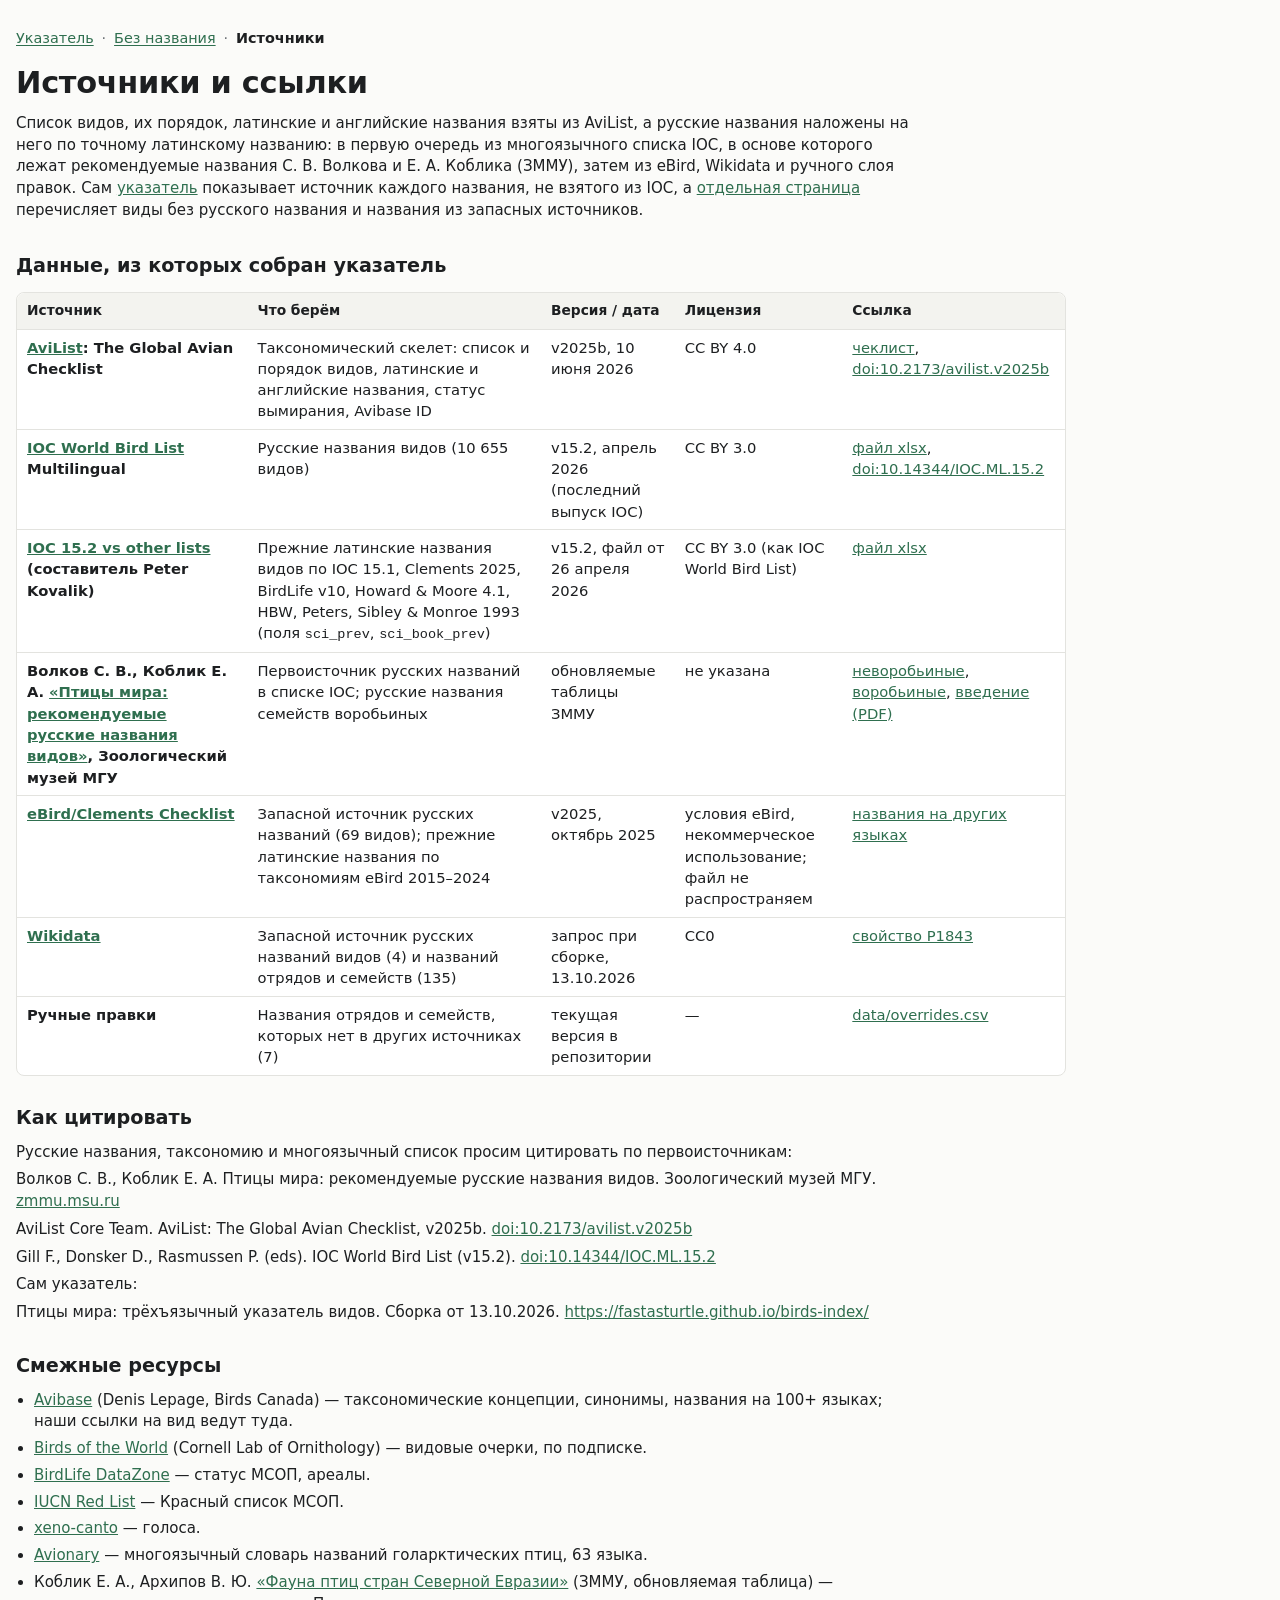
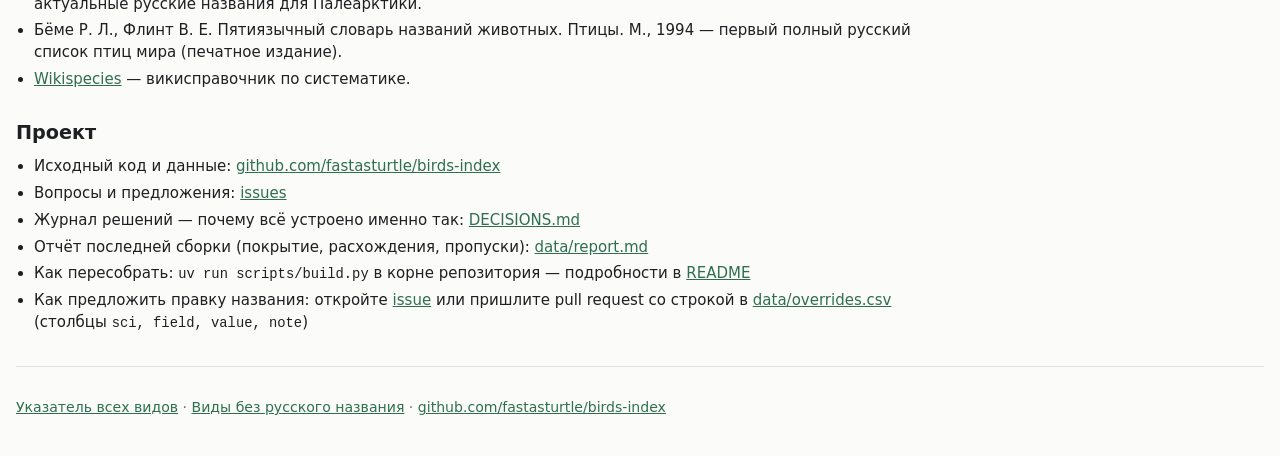
<file: docs/sources.html>
<!doctype html>
<html lang="ru">
<head>
<meta charset="utf-8">
<meta name="viewport" content="width=device-width, initial-scale=1">
<title>Источники и ссылки — Птицы мира</title>
<link rel="icon" href="data:,">
<meta name="description" content="Из каких данных собран трёхъязычный указатель птиц мира, как его цитировать, смежные ресурсы и устройство проекта.">
<link rel="stylesheet" href="style.css">
</head>
<body>
<div class="wrap">
  <header>
    <nav class="site-nav" aria-label="Разделы сайта">
      <ul>
        <li><a href="index.html">Указатель</a></li>
        <li><a href="missing.html">Без названия</a></li>
        <li><a href="sources.html" aria-current="page">Источники</a></li>
      </ul>
    </nav>
    <h1>Источники и ссылки</h1>
    <p class="lead">Список видов, их порядок, латинские и английские названия взяты из AviList, а русские названия наложены на него по точному латинскому названию: в первую очередь из многоязычного списка IOC, в основе которого лежат рекомендуемые названия С. В. Волкова и Е. А. Коблика (ЗММУ), затем из eBird, Wikidata и ручного слоя правок. Сам <a href="index.html">указатель</a> показывает источник каждого названия, не взятого из IOC, а <a href="missing.html">отдельная страница</a> перечисляет виды без русского названия и названия из запасных источников.</p>
  </header>

  <main class="page">
    <section aria-labelledby="h-data">
      <h2 id="h-data">Данные, из которых собран указатель</h2>
      <div class="table-wrap src-table-wrap">
        <table class="src-table">
          <caption class="visually-hidden">Источники данных указателя</caption>
          <thead>
            <tr>
              <th scope="col">Источник</th>
              <th scope="col">Что берём</th>
              <th scope="col">Версия / дата</th>
              <th scope="col">Лицензия</th>
              <th scope="col">Ссылка</th>
            </tr>
          </thead>
          <tbody>
            <tr>
              <th scope="row"><a href="https://www.avilist.org/" target="_blank" rel="noopener">AviList</a>: The Global Avian Checklist</th>
              <td data-label="Что берём">Таксономический скелет: список и порядок видов, латинские и английские названия, статус вымирания, Avibase ID</td>
              <td data-label="Версия / дата">v2025b, 10 июня 2026</td>
              <td data-label="Лицензия">CC BY 4.0</td>
              <td data-label="Ссылка"><a href="https://www.avilist.org/checklist/" target="_blank" rel="noopener">чеклист</a>, <a href="https://doi.org/10.2173/avilist.v2025b" target="_blank" rel="noopener">doi:10.2173/avilist.v2025b</a></td>
            </tr>
            <tr>
              <th scope="row"><a href="https://worldbirdnames.org/" target="_blank" rel="noopener">IOC World Bird List</a> Multilingual</th>
              <td data-label="Что берём">Русские названия видов (10 655 видов)</td>
              <td data-label="Версия / дата">v15.2, апрель 2026 (последний выпуск IOC)</td>
              <td data-label="Лицензия">CC BY 3.0</td>
              <td data-label="Ссылка"><a href="https://worldbirdnames.org/Multiling%20IOC%2015.2.xlsx" target="_blank" rel="noopener">файл xlsx</a>, <a href="https://doi.org/10.14344/IOC.ML.15.2" target="_blank" rel="noopener">doi:10.14344/IOC.ML.15.2</a></td>
            </tr>
            <tr>
              <th scope="row"><a href="https://worldbirdnames.org/" target="_blank" rel="noopener">IOC 15.2 vs other lists</a> (составитель Peter Kovalik)</th>
              <td data-label="Что берём">Прежние латинские названия видов по IOC 15.1, Clements 2025, BirdLife v10, Howard &amp; Moore 4.1, HBW, Peters, Sibley &amp; Monroe 1993 (поля <code>sci_prev</code>, <code>sci_book_prev</code>)</td>
              <td data-label="Версия / дата">v15.2, файл от 26 апреля 2026</td>
              <td data-label="Лицензия">CC BY 3.0 (как IOC World Bird List)</td>
              <td data-label="Ссылка"><a href="https://www.worldbirdnames.org/IOC_15.2_vs_other_lists.xlsx" target="_blank" rel="noopener">файл xlsx</a></td>
            </tr>
            <tr>
              <th scope="row">Волков С. В., Коблик Е. А. <a href="https://zmmu.msu.ru/nauka-v-muzee/publikaczii/" target="_blank" rel="noopener">«Птицы мира: рекомендуемые русские названия видов»</a>, Зоологический музей МГУ</th>
              <td data-label="Что берём">Первоисточник русских названий в списке IOC; русские названия семейств воробьиных</td>
              <td data-label="Версия / дата">обновляемые таблицы ЗММУ</td>
              <td data-label="Лицензия">не указана</td>
              <td data-label="Ссылка"><a href="https://zmmu.msu.ru/files/publications/Birds_rus_names.xlsx" target="_blank" rel="noopener">неворобьиные</a>, <a href="https://zmmu.msu.ru/files/publications/Birds_rus_names_passerine.xlsx" target="_blank" rel="noopener">воробьиные</a>, <a href="https://zmmu.msu.ru/files/publications/Recommended_Russian_Names_Birds.pdf" target="_blank" rel="noopener">введение (PDF)</a></td>
            </tr>
            <tr>
              <th scope="row"><a href="https://www.birds.cornell.edu/clementschecklist/" target="_blank" rel="noopener">eBird/Clements Checklist</a></th>
              <td data-label="Что берём">Запасной источник русских названий (69 видов); прежние латинские названия по таксономиям eBird 2015–2024</td>
              <td data-label="Версия / дата">v2025, октябрь 2025</td>
              <td data-label="Лицензия">условия eBird, некоммерческое использование; файл не распространяем</td>
              <td data-label="Ссылка"><a href="https://support.ebird.org/support/solutions/articles/48000804865" target="_blank" rel="noopener">названия на других языках</a></td>
            </tr>
            <tr>
              <th scope="row"><a href="https://www.wikidata.org/" target="_blank" rel="noopener">Wikidata</a></th>
              <td data-label="Что берём">Запасной источник русских названий видов (4) и названий отрядов и семейств (135)</td>
              <td data-label="Версия / дата">запрос при сборке, 13.10.2026</td>
              <td data-label="Лицензия">CC0</td>
              <td data-label="Ссылка"><a href="https://www.wikidata.org/wiki/Property:P1843" target="_blank" rel="noopener">свойство P1843</a></td>
            </tr>
            <tr>
              <th scope="row">Ручные правки</th>
              <td data-label="Что берём">Названия отрядов и семейств, которых нет в других источниках (7)</td>
              <td data-label="Версия / дата">текущая версия в репозитории</td>
              <td data-label="Лицензия">—</td>
              <td data-label="Ссылка"><a href="https://github.com/fastasturtle/birds-index/blob/main/data/overrides.csv" target="_blank" rel="noopener">data/overrides.csv</a></td>
            </tr>
          </tbody>
        </table>
      </div>
    </section>

    <section aria-labelledby="h-cite" class="cite">
      <h2 id="h-cite">Как цитировать</h2>
      <p>Русские названия, таксономию и многоязычный список просим цитировать по первоисточникам:</p>
      <p class="ref">Волков С. В., Коблик Е. А. Птицы мира: рекомендуемые русские названия видов. Зоологический музей МГУ. <a href="https://zmmu.msu.ru/nauka-v-muzee/publikaczii/" target="_blank" rel="noopener">zmmu.msu.ru</a></p>
      <p class="ref">AviList Core Team. AviList: The Global Avian Checklist, v2025b. <a href="https://doi.org/10.2173/avilist.v2025b" target="_blank" rel="noopener">doi:10.2173/avilist.v2025b</a></p>
      <p class="ref">Gill F., Donsker D., Rasmussen P. (eds). IOC World Bird List (v15.2). <a href="https://doi.org/10.14344/IOC.ML.15.2" target="_blank" rel="noopener">doi:10.14344/IOC.ML.15.2</a></p>
      <p>Сам указатель:</p>
      <p class="ref">Птицы мира: трёхъязычный указатель видов. Сборка от 13.10.2026. <a href="https://fastasturtle.github.io/birds-index/" target="_blank" rel="noopener">https://fastasturtle.github.io/birds-index/</a></p>
    </section>

    <section aria-labelledby="h-related">
      <h2 id="h-related">Смежные ресурсы</h2>
      <ul class="res-list">
        <li><a href="https://avibase.bsc-eoc.org/" target="_blank" rel="noopener">Avibase</a> (Denis Lepage, Birds Canada) — таксономические концепции, синонимы, названия на 100+ языках; наши ссылки на вид ведут туда.</li>
        <li><a href="https://birdsoftheworld.org/" target="_blank" rel="noopener">Birds of the World</a> (Cornell Lab of Ornithology) — видовые очерки, по подписке.</li>
        <li><a href="https://datazone.birdlife.org/" target="_blank" rel="noopener">BirdLife DataZone</a> — статус МСОП, ареалы.</li>
        <li><a href="https://www.iucnredlist.org/" target="_blank" rel="noopener">IUCN Red List</a> — Красный список МСОП.</li>
        <li><a href="https://xeno-canto.org/" target="_blank" rel="noopener">xeno-canto</a> — голоса.</li>
        <li><a href="https://avionary.info/" target="_blank" rel="noopener">Avionary</a> — многоязычный словарь названий голарктических птиц, 63 языка.</li>
        <li>Коблик Е. А., Архипов В. Ю. <a href="https://zmmu.msu.ru/files/publications/BirdlistNorthEurasia26.xlsx" target="_blank" rel="noopener">«Фауна птиц стран Северной Евразии»</a> (ЗММУ, обновляемая таблица) — актуальные русские названия для Палеарктики.</li>
        <li>Бёме Р. Л., Флинт В. Е. Пятиязычный словарь названий животных. Птицы. М., 1994 — первый полный русский список птиц мира (печатное издание).</li>
        <li><a href="https://species.wikimedia.org/" target="_blank" rel="noopener">Wikispecies</a> — викисправочник по систематике.</li>
      </ul>
    </section>

    <section aria-labelledby="h-project">
      <h2 id="h-project">Проект</h2>
      <ul class="res-list">
        <li>Исходный код и данные: <a href="https://github.com/fastasturtle/birds-index" target="_blank" rel="noopener">github.com/fastasturtle/birds-index</a></li>
        <li>Вопросы и предложения: <a href="https://github.com/fastasturtle/birds-index/issues" target="_blank" rel="noopener">issues</a></li>
        <li>Журнал решений — почему всё устроено именно так: <a href="https://github.com/fastasturtle/birds-index/blob/main/DECISIONS.md" target="_blank" rel="noopener">DECISIONS.md</a></li>
        <li>Отчёт последней сборки (покрытие, расхождения, пропуски): <a href="https://github.com/fastasturtle/birds-index/blob/main/data/report.md" target="_blank" rel="noopener">data/report.md</a></li>
        <li>Как пересобрать: <code>uv run scripts/build.py</code> в корне репозитория — подробности в <a href="https://github.com/fastasturtle/birds-index#readme" target="_blank" rel="noopener">README</a></li>
        <li>Как предложить правку названия: откройте <a href="https://github.com/fastasturtle/birds-index/issues" target="_blank" rel="noopener">issue</a> или пришлите pull request со строкой в <a href="https://github.com/fastasturtle/birds-index/blob/main/data/overrides.csv" target="_blank" rel="noopener">data/overrides.csv</a> (столбцы <code>sci, field, value, note</code>)</li>
      </ul>
    </section>
  </main>

  <footer>
    <p><a href="index.html">Указатель всех видов</a> · <a href="missing.html">Виды без русского названия</a> · <a href="https://github.com/fastasturtle/birds-index" target="_blank" rel="noopener">github.com/fastasturtle/birds-index</a></p>
  </footer>
</div>
</body>
</html>
</file>
<file: docs/style.css>
/* Shared styles for index.html and missing.html (no build step). */
:root {
  color-scheme: light dark;
  --bg: #fbfbf9;
  --surface: #ffffff;
  --text: #1d1f21;
  --muted: #6b7075;
  --border: #e3e3df;
  --head-bg: #f3f3ef;
  --order-bg: #e9ece4;
  --family-bg: #f4f5f0;
  --row-hover: #f5f6f2;
  --missing-bg: #fff6e0;
  --missing-hover: #fdeec8;
  --hit-bg: #dff0e6;
  --accent: #2f6f4f;
  --mark-bg: #ffe58a;
  --mark-text: inherit;
  --badge-bg: #e6eef9;
  --badge-text: #2c4f80;
  --badge-manual-bg: #efe7f6;
  --badge-manual-text: #5b3a7a;
  --extinct: #8a2b2b;
  --focus: #3b82f6;
  --error-bg: #fdecec;
  --error-text: #8a1f1f;
  --shadow: 0 6px 24px rgba(0,0,0,.12);
  --ctl-h: 64px;
  --thead-h: 34px;
  --oh-h: 30px;
}
@media (prefers-color-scheme: dark) {
  :root {
    --bg: #141516;
    --surface: #1b1c1e;
    --text: #e6e6e3;
    --muted: #9a9fa4;
    --border: #303236;
    --head-bg: #222326;
    --order-bg: #283028;
    --family-bg: #212422;
    --row-hover: #232528;
    --missing-bg: #2e2714;
    --missing-hover: #3a311a;
    --hit-bg: #1f3a2b;
    --accent: #7cc59d;
    --mark-bg: #6b5a12;
    --mark-text: #fff6cf;
    --badge-bg: #22324a;
    --badge-text: #a9c5ee;
    --badge-manual-bg: #34263f;
    --badge-manual-text: #d4b8ec;
    --extinct: #e39a9a;
    --focus: #7aa7ff;
    --error-bg: #3a1c1c;
    --error-text: #f2b8b8;
    --shadow: 0 6px 24px rgba(0,0,0,.5);
  }
}
* { box-sizing: border-box; }
html { -webkit-text-size-adjust: 100%; }
body {
  margin: 0;
  background: var(--bg);
  color: var(--text);
  font: 15px/1.45 system-ui, -apple-system, "Segoe UI", Roboto, "Helvetica Neue", Arial, sans-serif;
}
a { color: var(--accent); }
a:focus-visible, button:focus-visible, input:focus-visible, select:focus-visible,
summary:focus-visible, .chip:focus-within, tr:focus-visible {
  outline: 2px solid var(--focus);
  outline-offset: 2px;
  border-radius: 3px;
}
.wrap { max-width: 1280px; margin: 0 auto; padding: 0 16px; }
header { padding: 28px 0 12px; }
h1 { margin: 0; font-size: 1.9rem; font-weight: 650; letter-spacing: -0.01em; }
.subtitle { margin: 2px 0 0; color: var(--muted); font-size: 1.02rem; }
.summary { margin: 10px 0 0; font-size: 0.92rem; color: var(--muted); }
.summary b { color: var(--text); font-weight: 600; }
.summary a b { color: inherit; }
.sum-short { display: none; }
.visually-hidden {
  position: absolute !important; width: 1px; height: 1px; padding: 0; margin: -1px;
  overflow: hidden; clip: rect(0 0 0 0); white-space: nowrap; border: 0;
}
.muted { color: var(--muted); }

/* ---------- controls ---------- */
.controls {
  position: sticky; top: 0; z-index: 10;
  background: var(--bg);
  padding: 10px 0;
  display: flex; flex-wrap: wrap; gap: 8px 14px; align-items: center;
  border-bottom: 1px solid var(--border);
}
.search { flex: 1 1 340px; min-width: 0; }
.search input {
  width: 100%; font: inherit; padding: 9px 12px;
  border: 1px solid var(--border); border-radius: 8px;
  background: var(--surface); color: var(--text);
}
.search input:focus-visible { outline-offset: 0; border-color: var(--focus); }
.chips { display: flex; gap: 6px; align-items: center; flex-wrap: wrap; }
.chip, .legend > summary, .sort select {
  display: inline-flex; align-items: center; gap: 6px;
  min-height: 36px; padding: 0 12px;
  border: 1px solid var(--border); border-radius: 999px;
  background: var(--surface); color: var(--text);
  font: inherit; font-size: 0.9rem; white-space: nowrap;
  cursor: pointer; user-select: none;
}
.chip input { width: 16px; height: 16px; margin: 0; accent-color: var(--accent); }
.chip:has(input:checked) { border-color: var(--accent); background: color-mix(in srgb, var(--accent) 14%, var(--surface)); }
.sort select { appearance: auto; padding: 0 8px; }
.count { margin-left: auto; color: var(--muted); font-variant-numeric: tabular-nums; white-space: nowrap; font-size: 0.9rem; }

.legend { position: relative; }
.legend > summary { list-style: none; }
.legend > summary::-webkit-details-marker { display: none; }
.legend > summary::after { content: "▾"; font-size: 0.75em; color: var(--muted); }
.legend[open] > summary { border-color: var(--accent); }
.legend-panel {
  position: absolute; z-index: 20; top: calc(100% + 6px); left: 0;
  width: max-content; max-width: min(460px, calc(100vw - 32px));
  background: var(--surface); border: 1px solid var(--border); border-radius: 10px;
  box-shadow: var(--shadow); padding: 10px 14px; font-size: 0.88rem;
}
.legend-panel dl { margin: 0; display: grid; grid-template-columns: auto 1fr; gap: 6px 12px; align-items: center; }
.legend-panel dt { text-align: right; white-space: nowrap; }
.legend-panel dd { margin: 0; }
.swatch { display: inline-block; width: 2.2em; height: 1.1em; border-radius: 3px; background: var(--missing-bg); border: 1px solid var(--border); vertical-align: middle; }

.status-msg { padding: 40px 0; text-align: center; color: var(--muted); }
.status-msg.error {
  color: var(--error-text); background: var(--error-bg);
  border-radius: 8px; padding: 18px 20px; margin: 20px 0; text-align: left;
}
.status-msg.error code { font-size: 0.9em; }

/* ---------- table (desktop) ---------- */
.table-wrap {
  margin-top: 12px;
  border: 1px solid var(--border);
  border-radius: 8px;
  background: var(--surface);
}
table { width: 100%; border-collapse: separate; border-spacing: 0; table-layout: fixed; }
th, td { text-align: left; vertical-align: top; padding: 7px 10px; border-bottom: 1px solid var(--border); }
thead th {
  position: sticky; top: var(--ctl-h); z-index: 6;
  background: var(--head-bg);
  font-weight: 600; font-size: 0.86rem;
  padding: 0; white-space: nowrap;
}
thead th:first-child { border-top-left-radius: 8px; }
thead th:last-child { border-top-right-radius: 8px; }
thead th button {
  all: unset; display: block; width: 100%;
  padding: 8px 10px; cursor: pointer; box-sizing: border-box;
}
thead th button:focus-visible { outline: 2px solid var(--focus); outline-offset: -2px; }
thead th button::after { content: ""; display: inline-block; width: 1em; margin-left: 4px; color: var(--muted); }
thead th[aria-sort="ascending"] button::after { content: "▲"; font-size: 0.7em; }
thead th[aria-sort="descending"] button::after { content: "▼"; font-size: 0.7em; }
.c-sci { width: 39%; }
.c-ru { width: 31%; }
.c-en { width: 30%; }
.c-st { width: 8.5em; white-space: nowrap; text-align: right; }
td { overflow-wrap: anywhere; }

tr.grp th {
  position: sticky; text-align: left; font-weight: 400;
  padding: 5px 10px; white-space: nowrap; overflow: hidden; text-overflow: ellipsis;
}
tr.grp-o th {
  top: calc(var(--ctl-h) + var(--thead-h)); z-index: 5;
  background: var(--order-bg); height: var(--oh-h);
  font-size: 0.86rem;
}
tr.grp-f th {
  top: calc(var(--ctl-h) + var(--thead-h) + var(--oh-h)); z-index: 4;
  background: var(--family-bg); font-size: 0.9rem;
}
.o-lat { text-transform: uppercase; letter-spacing: 0.08em; font-weight: 650; font-size: 0.92em; }
.f-lat { font-weight: 650; }
.g-ru { font-weight: 500; }
.g-sep { color: var(--muted); margin: 0 0.1em; }
.g-n { color: var(--muted); font-variant-numeric: tabular-nums; }

tr.sp:hover { background: var(--row-hover); }
tr.sp.missing { background: var(--missing-bg); }
tr.sp.missing:hover { background: var(--missing-hover); }
tr.sp.hit, tr.sp.hit:hover { background: var(--hit-bg); box-shadow: inset 4px 0 0 var(--accent); }
tr.sp { scroll-margin-top: calc(var(--ctl-h) + var(--thead-h) + var(--oh-h) + 40px); }
tbody tr:last-child > * { border-bottom: 0; }

.sci { font-style: italic; color: inherit; text-decoration-color: var(--border); text-underline-offset: 2px; }
a.sci:hover { color: var(--accent); text-decoration-color: currentColor; }
.auth { color: var(--muted); font-size: 0.93em; }
mark { background: var(--mark-bg); color: var(--mark-text); border-radius: 2px; padding: 0 1px; }
.ext { color: var(--extinct); font-weight: 650; font-style: normal; text-decoration: none; margin-right: 0.3em; white-space: nowrap; }
abbr.ext { cursor: help; }
.ext small { font-weight: 500; font-size: 0.8em; }
.m-only { display: none; }

.iucn {
  display: inline-block; text-decoration: none; cursor: help; min-width: 2.4em; text-align: center;
  font-size: 0.72rem; font-weight: 650; line-height: 1; letter-spacing: 0.02em;
  padding: 3px 5px; border-radius: 4px; vertical-align: middle;
  background: #ddddd6; color: #333; font-variant-numeric: tabular-nums;
}
.iucn.LC { background: #cfe9c8; color: #1f4d16; }
.iucn.NT { background: #e4efb5; color: #45500e; }
.iucn.VU { background: #fbefa0; color: #5c4f00; }
.iucn.EN { background: #fdd2b5; color: #7a3000; }
.iucn.CR { background: #f6b4ad; color: #7a0d03; }
.iucn.EW { background: #ddc7e3; color: #4a1f55; }
.iucn.EX { background: #2a2a2a; color: #f2f2f2; }
.iucn.DD, .iucn.NE { background: #e4e4df; color: #55575a; }
@media (prefers-color-scheme: dark) {
  .iucn.EX { background: #000; color: #eee; outline: 1px solid #555; }
}

.plink {
  all: unset; box-sizing: border-box;
  display: inline-flex; align-items: center; justify-content: center;
  width: 28px; height: 28px; margin-left: 4px; vertical-align: middle;
  border-radius: 6px; color: var(--muted); cursor: pointer;
}
.plink:hover { color: var(--accent); background: var(--row-hover); }
.plink:focus-visible { outline: 2px solid var(--focus); outline-offset: 0; }
.plink i, .ico-link {
  display: inline-block; width: 16px; height: 16px; background: currentColor;
  -webkit-mask: var(--link-svg) center / 16px no-repeat; mask: var(--link-svg) center / 16px no-repeat;
}
:root { --link-svg: url("data:image/svg+xml,%3Csvg xmlns='http://www.w3.org/2000/svg' viewBox='0 0 24 24' fill='none' stroke='black' stroke-width='2.2' stroke-linecap='round' stroke-linejoin='round'%3E%3Cpath d='M10 13a5 5 0 0 0 7.54.54l3-3a5 5 0 0 0-7.07-7.07l-1.72 1.71'/%3E%3Cpath d='M14 11a5 5 0 0 0-7.54-.54l-3 3a5 5 0 0 0 7.07 7.07l1.71-1.71'/%3E%3C/svg%3E"); }

/* source badge: tap/click popover */
.src { display: inline-block; position: relative; margin-left: 4px; vertical-align: 1px; }
.src > summary {
  list-style: none; display: inline-block;
  font-size: 0.68rem; line-height: 1; padding: 3px 5px; border-radius: 4px;
  background: var(--badge-bg); color: var(--badge-text); cursor: pointer;
}
.src > summary::-webkit-details-marker { display: none; }
.src.manual > summary { background: var(--badge-manual-bg); color: var(--badge-manual-text); }
.src .pop {
  position: absolute; z-index: 8; left: 0; top: calc(100% + 4px);
  width: max-content; max-width: 260px;
  background: var(--surface); color: var(--text); border: 1px solid var(--border);
  border-radius: 8px; box-shadow: var(--shadow); padding: 7px 10px;
  font-size: 0.82rem; font-weight: 400; white-space: normal;
}
.badge-demo { font-size: 0.68rem; line-height: 1; padding: 3px 5px; border-radius: 4px; background: var(--badge-bg); color: var(--badge-text); }
.badge-demo.manual { background: var(--badge-manual-bg); color: var(--badge-manual-text); }

.sentinel { padding: 18px 0 6px; text-align: center; color: var(--muted); font-size: 0.88rem; }

.toast {
  position: fixed; left: 50%; bottom: 20px; transform: translateX(-50%); z-index: 30;
  max-width: calc(100vw - 32px); background: var(--text); color: var(--bg);
  border-radius: 10px; padding: 10px 14px; box-shadow: var(--shadow); font-size: 0.9rem;
}
.toast input { display: block; width: min(420px, calc(100vw - 64px)); margin-top: 6px; font: inherit; font-size: 0.85rem; padding: 4px 6px; }

footer { margin: 28px 0 40px; padding-top: 16px; border-top: 1px solid var(--border); color: var(--muted); font-size: 0.88rem; }
footer h2 { font-size: 0.95rem; margin: 14px 0 6px; color: var(--text); font-weight: 600; }
footer h2:first-child { margin-top: 0; }
footer ul { margin: 0 0 10px; padding-left: 1.2em; }
footer li { margin: 2px 0; }
.cite p { margin: 4px 0; }
.cite .ref { color: var(--text); }

/* ---------- mobile: cards ---------- */
@media (max-width: 640px) {
  header { padding: 16px 0 8px; }
  h1 { font-size: 1.45rem; }
  .subtitle { font-size: 0.95rem; }
  .summary { white-space: nowrap; overflow: hidden; text-overflow: ellipsis; margin-top: 6px; }
  .sum-full { display: none; }
  .sum-short { display: inline; }

  .controls { padding: 8px 0; gap: 6px; margin: 0 -16px; padding-left: 16px; padding-right: 16px; }
  .search { flex: 1 1 100%; }
  .search input { min-height: 44px; font-size: 16px; }
  .chips { flex-wrap: nowrap; overflow-x: auto; width: 100%; gap: 5px; scrollbar-width: none; }
  .chips::-webkit-scrollbar { display: none; }
  .chip, .legend > summary, .sort select { min-height: 44px; font-size: 0.88rem; padding: 0 10px; }
  .count { display: none; }
  .lbl-long { display: none; }
  .chips > * { flex-shrink: 0; }
  .chips > .sort { flex: 1 1 auto; min-width: 0; display: flex; }
  .sort select { width: 100%; min-width: 5em; }
  .chip { position: relative; }
  .chip input { position: absolute; left: 50%; top: 50%; opacity: 0; width: 1px; height: 1px; pointer-events: none; }
  .chip:has(input:checked)::before { content: "✓"; font-weight: 700; color: var(--accent); }
  .legend > summary .lbl { display: none; }
  .legend > summary::before { content: "?"; font-weight: 700; }
  .legend > summary { min-width: 44px; justify-content: center; }
  .legend { position: static; }
  .legend-panel { left: 16px; right: 16px; width: auto; max-width: none; }

  .table-wrap { margin: 0 -16px; border-left: 0; border-right: 0; border-radius: 0; }
  table, tbody { display: block; }
  thead { display: none; }
  tr.sp {
    display: grid; position: relative;
    grid-template-columns: minmax(0, 1fr) auto;
    grid-template-areas: "ru st" "sci sci" "en en";
    column-gap: 8px; padding: 9px 16px; border-bottom: 1px solid var(--border);
  }
  tr.sp > td { display: block; padding: 0; border: 0; width: auto; }
  tr.sp .c-ru { grid-area: ru; font-weight: 650; font-size: 1.02rem; align-self: center; }
  tr.sp .c-ru .muted { font-weight: 400; font-style: italic; }
  tr.sp .c-st { grid-area: st; align-self: start; display: flex; align-items: center; gap: 2px; }
  tr.sp .c-sci { grid-area: sci; font-size: 0.92rem; }
  tr.sp .c-en { grid-area: en; color: var(--muted); font-size: 0.9rem; }
  .d-only { display: none; }
  .m-only { display: inline; }
  .c-st .ext { margin: 0 4px 0 0; }
  .plink { width: 44px; height: 44px; margin: -10px -12px -10px 0; }
  .src > summary { padding: 5px 7px; font-size: 0.72rem; }
  .src { position: static; }
  .src .pop { left: 16px; right: 16px; top: 2.4em; width: auto; max-width: none; }

  tr.grp { display: block; position: sticky; }
  tr.grp th { display: block; position: static; border-bottom: 1px solid var(--border); padding: 5px 16px; height: auto; white-space: nowrap; overflow: hidden; text-overflow: ellipsis; }
  tr.grp-o { top: var(--ctl-h); z-index: 5; }
  tr.grp-o th { min-height: var(--oh-h); }
  tr.grp-f { top: calc(var(--ctl-h) + var(--oh-h)); z-index: 4; }
  tr.grp-f th { font-size: 0.86rem; }
  tr.sp { scroll-margin-top: calc(var(--ctl-h) + var(--oh-h) + 50px); }
  tr.empty, tr.empty td { display: block; }
}

/* ---------- site nav (all pages) ---------- */
.site-nav ul { list-style: none; margin: -6px 0 6px; padding: 0; display: flex; flex-wrap: wrap; align-items: center; font-size: 0.9rem; }
.site-nav li { display: flex; align-items: center; }
.site-nav li + li::before { content: "·"; color: var(--muted); margin: 0 0.55em; }
.site-nav a { display: inline-block; padding: 6px 0; text-underline-offset: 2px; }
.site-nav a[aria-current="page"] { color: var(--text); font-weight: 600; text-decoration: none; }

/* ---------- sources.html ---------- */
.lead { margin: 8px 0 0; max-width: 60em; }
.page { max-width: 70em; }
.page h2 { font-size: 1.2rem; font-weight: 650; margin: 28px 0 10px; }
.page section:first-child h2 { margin-top: 18px; }
.page p, .res-list { max-width: 60em; }
.page code { font-size: 0.92em; }
.res-list { margin: 0; padding-left: 1.2em; }
.res-list li { margin: 5px 0; }
.page .cite p { margin: 6px 0; }
.src-table { table-layout: auto; font-size: 0.92rem; }
.src-table thead th { position: static; padding: 8px 10px; white-space: normal; }
.src-table tbody th { font-weight: 600; }
@media (min-width: 641px) {
  .src-table tbody th { width: 22%; }
  .src-table td:nth-child(2) { width: 28%; }
}
.src-table td { overflow-wrap: break-word; }
.page + footer { margin-top: 32px; }
@media (max-width: 640px) {
  .site-nav ul { margin: -4px 0 4px; }
  .site-nav a { padding: 8px 0; }
  .page h2 { font-size: 1.1rem; margin-top: 22px; }
  .src-table tr { display: block; padding: 10px 16px; border-bottom: 1px solid var(--border); }
  .src-table tbody tr:last-child { border-bottom: 0; }
  .src-table tbody th, .src-table td { display: block; width: auto; padding: 1px 0; border: 0; }
  .src-table tbody th { font-size: 1rem; margin-bottom: 3px; }
  .src-table td::before { content: attr(data-label) ": "; color: var(--muted); }
}
</file>
